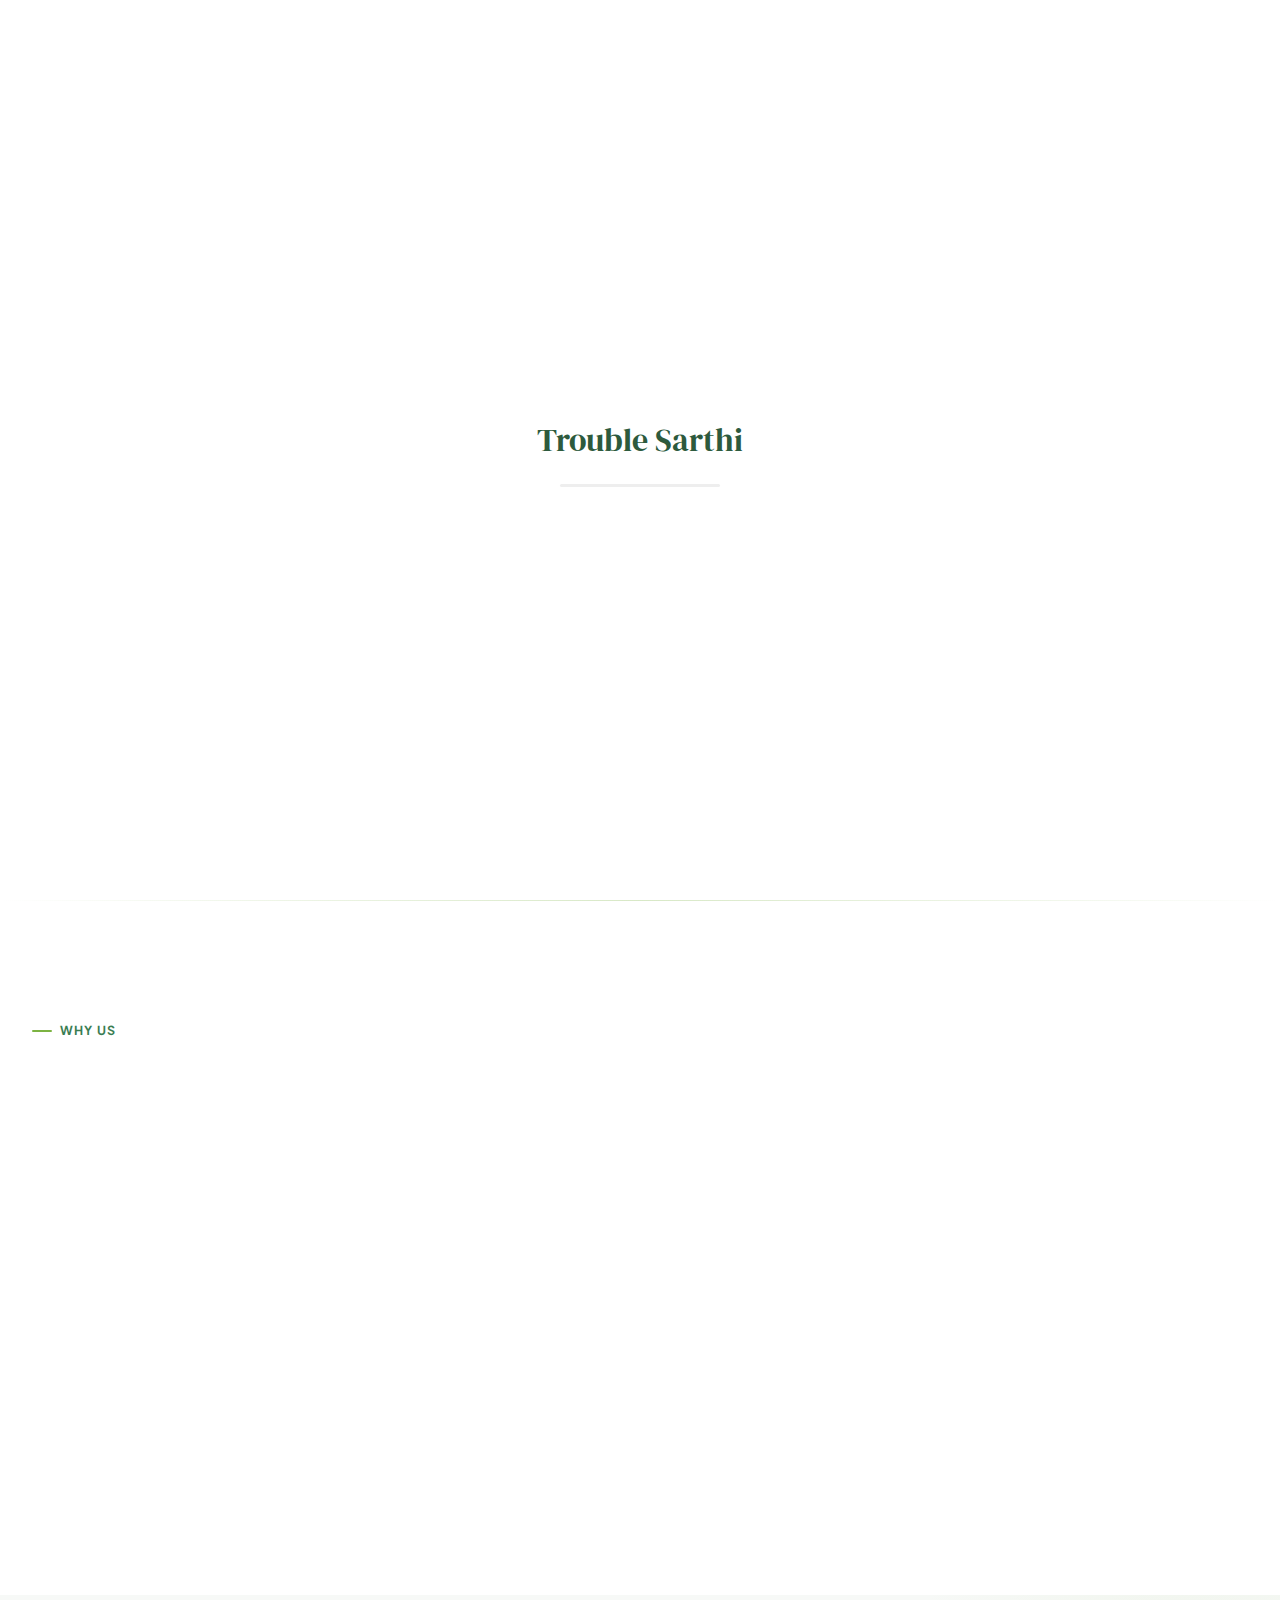
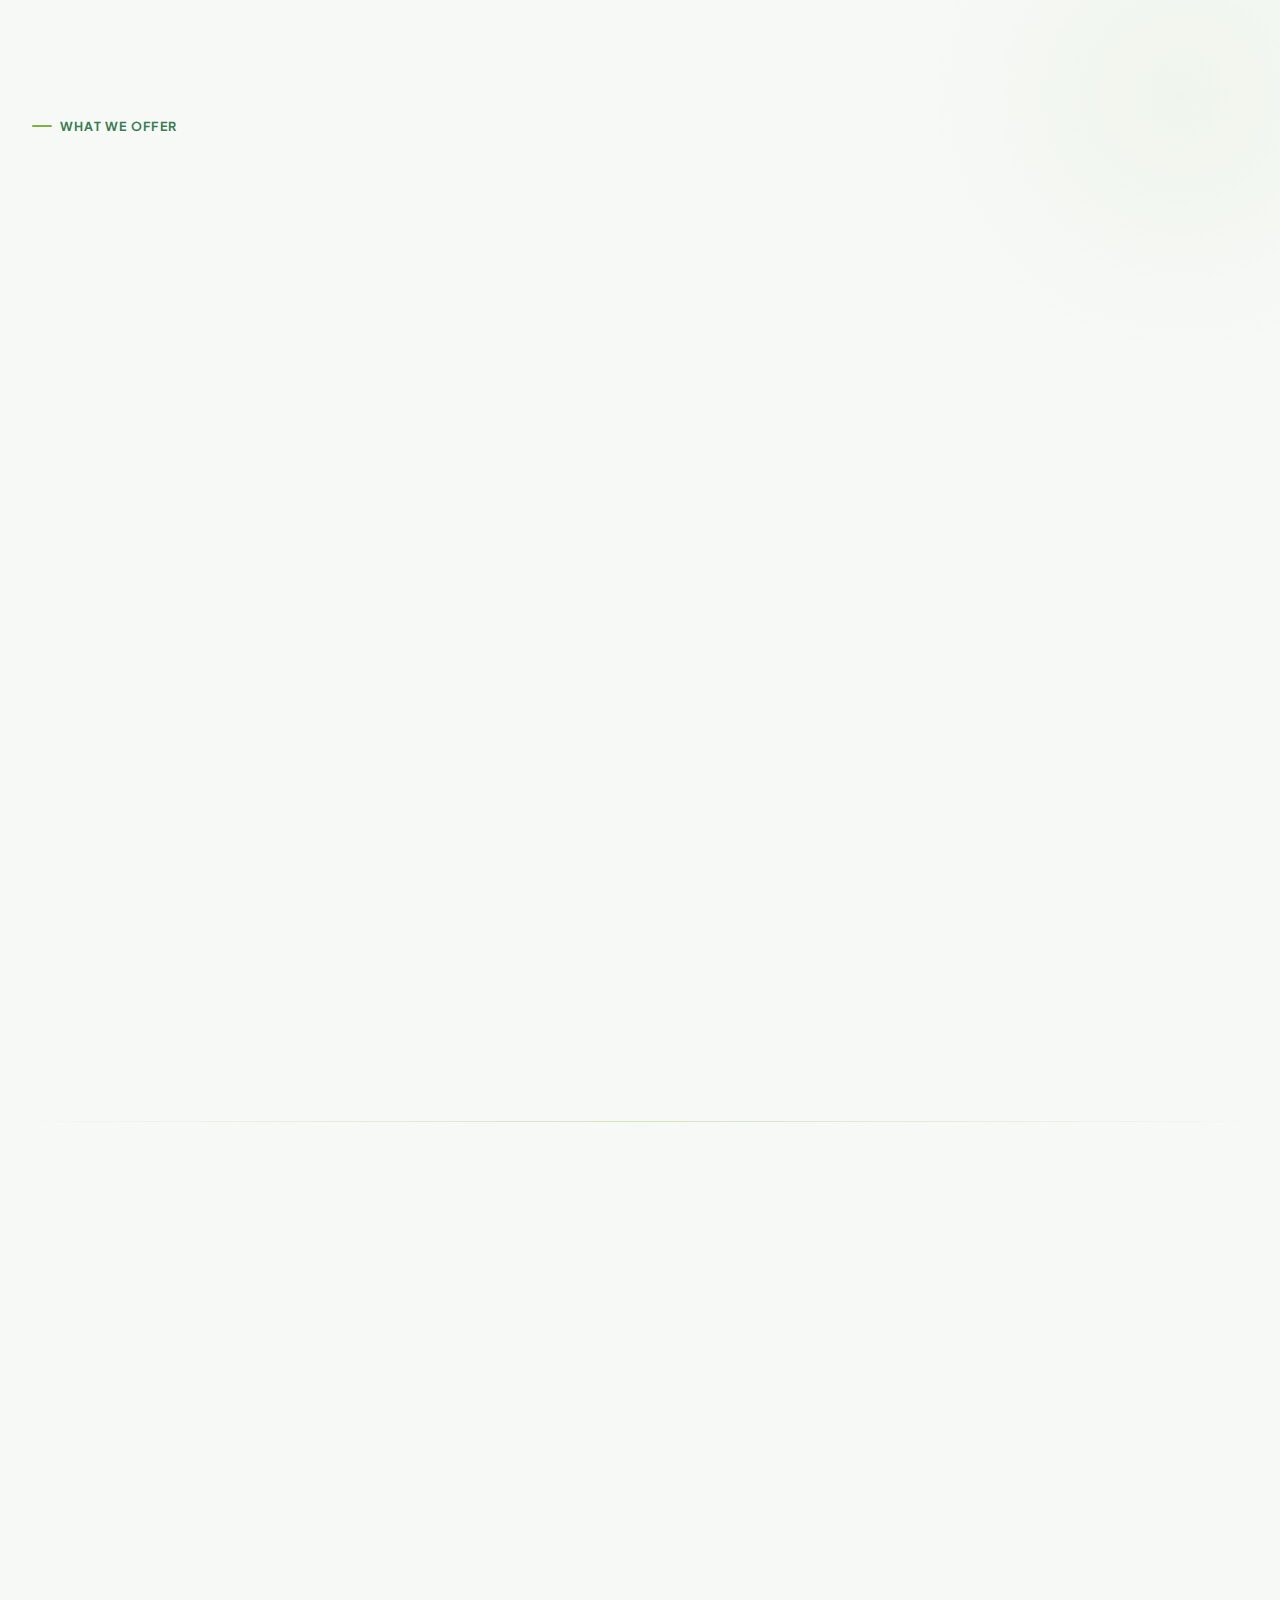
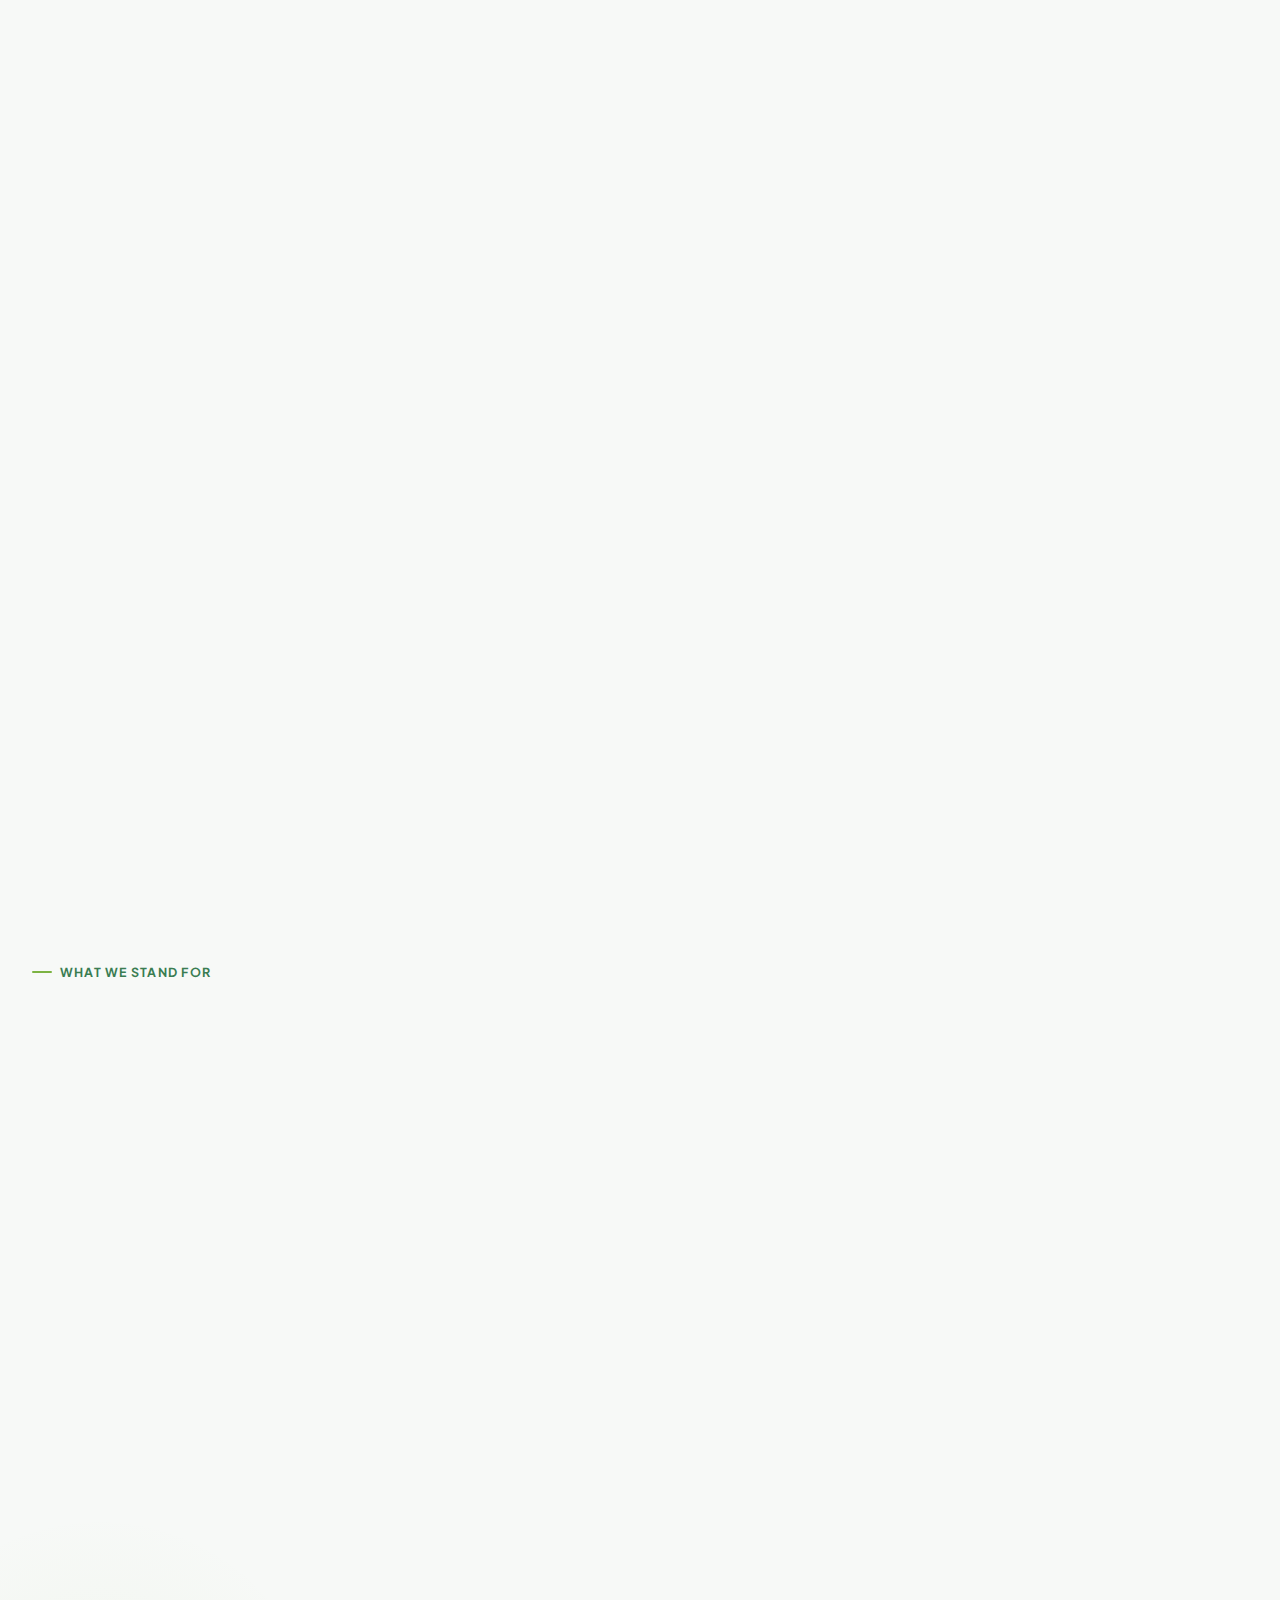
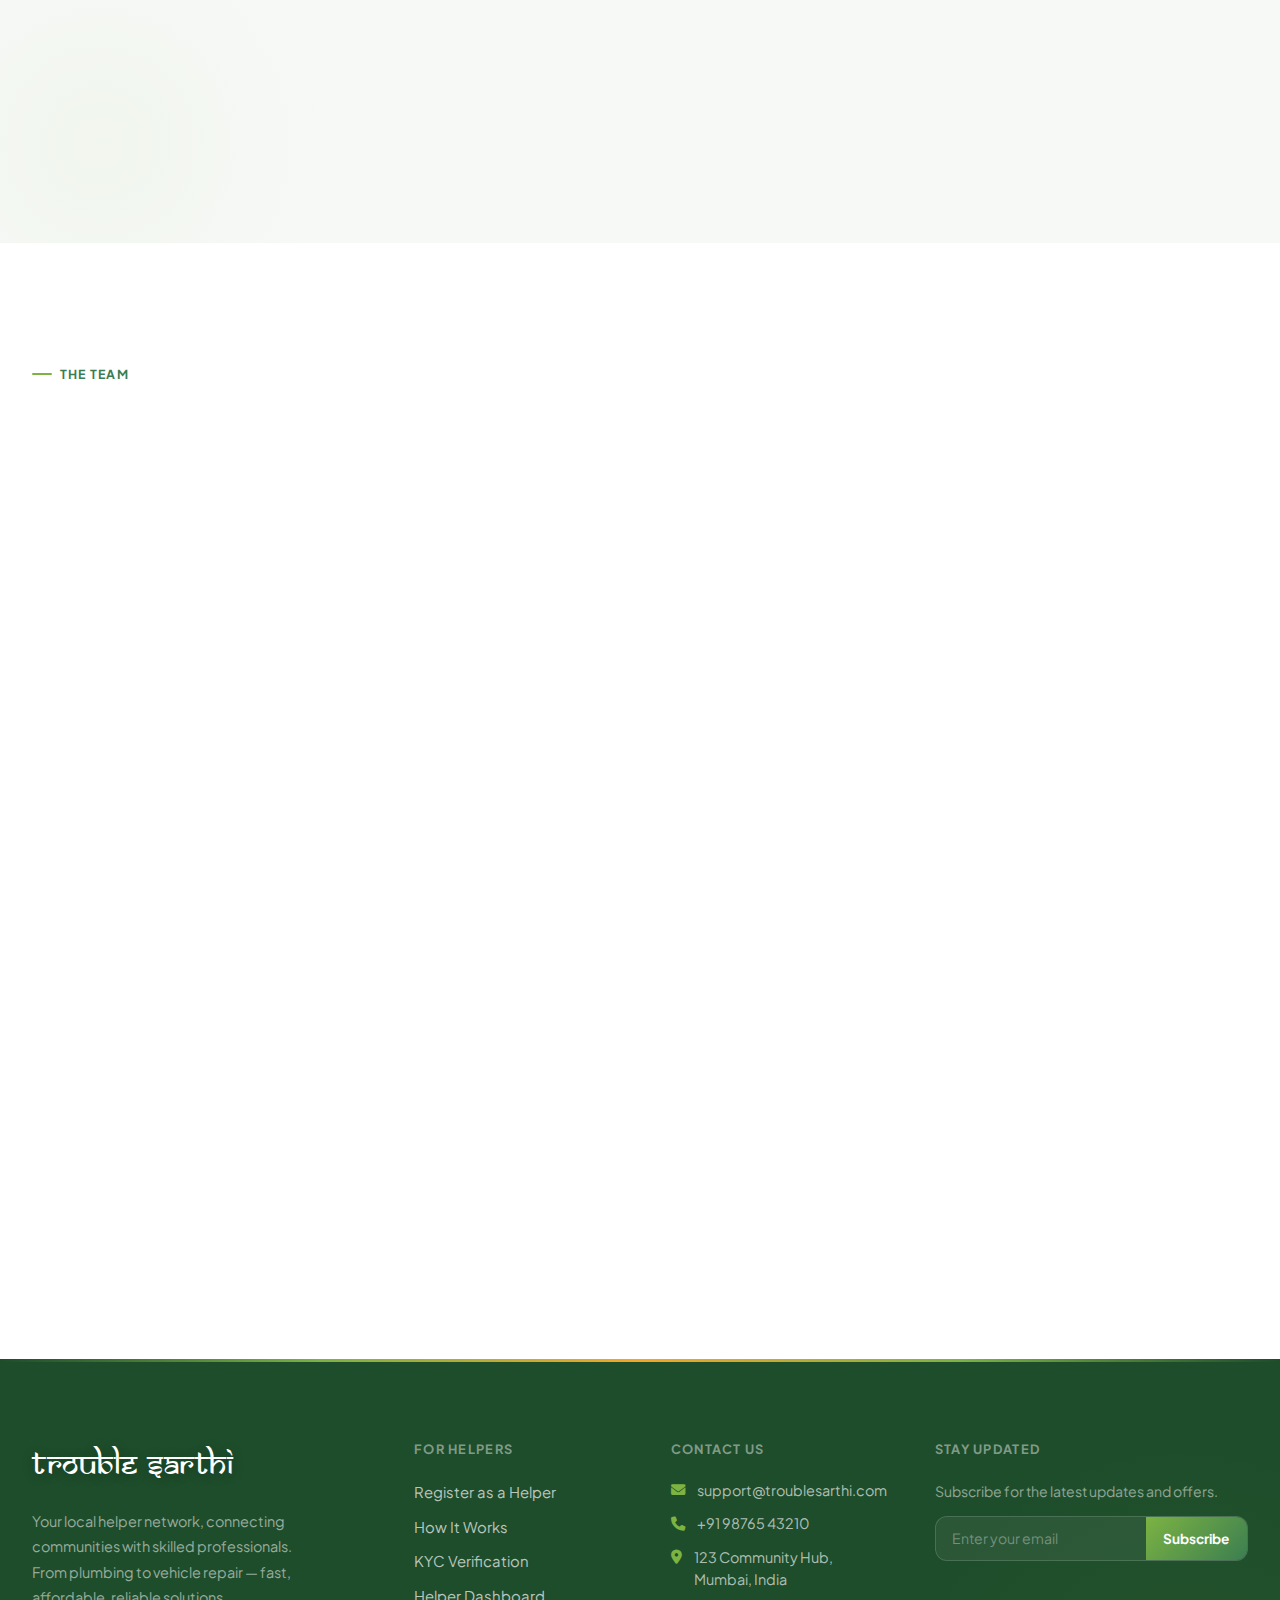
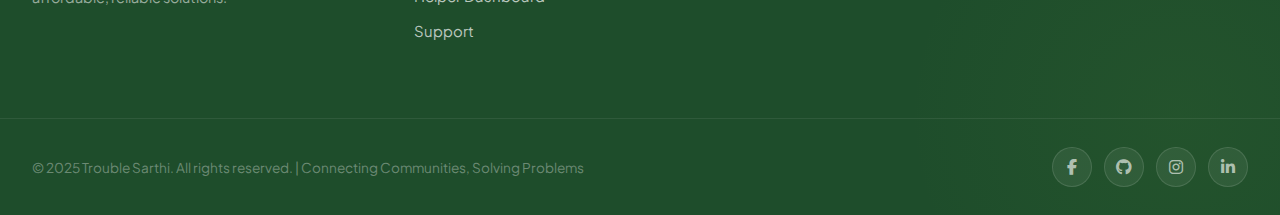
<file: index.html>
<!DOCTYPE html>
<html lang="en">
<head>
    <meta charset="UTF-8">
    <meta name="viewport" content="width=device-width, initial-scale=1.0">
    <title>Trouble Sarthi — Your Local Helper Network</title>
    <link rel="preconnect" href="https://fonts.googleapis.com">
    <link rel="stylesheet" href="https://fonts.googleapis.com/css2?family=DM+Serif+Display:ital@0;1&family=Plus+Jakarta+Sans:wght@400;500;600;700;800&family=Noto+Serif+Devanagari:wght@400;700&display=swap">
    <link rel="stylesheet" href="https://cdnjs.cloudflare.com/ajax/libs/font-awesome/6.4.0/css/all.min.css">
<style>

    @font-face {
        font-family: 'SAMAN___';
        src: url('font/SAMAN___.TTF');
        font-display: swap;
    }

    :root {
        --green-dark:   #1e4d2b;
        --green-mid:    #2d5a3d;
        --green-base:   #3a7d52;
        --green-light:  #7cb342;
        --green-pale:   #e8f5e9;
        --accent:       #f5a623;
        --accent-warm:  #ff6b35;
        --text-primary: #0f1c14;
        --text-body:    #3d4f42;
        --text-muted:   #6b7e72;
        --bg-page:      #f7f9f7;
        --bg-card:      #ffffff;
        --border:       rgba(45,90,61,0.12);
        --shadow-sm:    0 2px 12px rgba(30,77,43,0.08);
        --shadow-md:    0 8px 32px rgba(30,77,43,0.13);
        --shadow-lg:    0 20px 60px rgba(30,77,43,0.18);
        --radius:       20px;
    }

    * {
        -webkit-user-select: none;
        -moz-user-select: none;
        -ms-user-select: none;
        user-select: none;
    }

    * { margin: 0; padding: 0; box-sizing: border-box; }

    html { scroll-behavior: smooth; }

    body {
        font-family: 'Plus Jakarta Sans', sans-serif;
        color: var(--text-primary);
        background: var(--bg-page);
        overflow-x: hidden;
        line-height: 1.7;
    }

    .logo-font { font-family: 'SAMAN___', 'DM Serif Display', serif; }
    .hindi-font { font-family: 'Noto Serif Devanagari', serif; }

    /* ══ HERO ══ */
    .hero {
        min-height: 100vh;
        position: relative;
        display: flex;
        align-items: center;
        justify-content: center;
        text-align: center;
        overflow: hidden;
        background: var(--green-dark);
    }

    .hero-bg {
        position: absolute; inset: 0;
        background:
            radial-gradient(ellipse 80% 60% at 20% 40%, rgba(58,125,82,0.55) 0%, transparent 60%),
            radial-gradient(ellipse 60% 70% at 80% 70%, rgba(124,179,66,0.3) 0%, transparent 55%),
            radial-gradient(ellipse 50% 50% at 50% 10%, rgba(245,166,35,0.12) 0%, transparent 50%),
            linear-gradient(160deg, #0f2e18 0%, #1e4d2b 40%, #254a35 70%, #1a3d28 100%);
    }

    .hero-bg::after {
        content: '';
        position: absolute; inset: 0;
        background-image:
            linear-gradient(rgba(255,255,255,0.04) 1px, transparent 1px),
            linear-gradient(90deg, rgba(255,255,255,0.04) 1px, transparent 1px);
        background-size: 60px 60px;
        mask-image: radial-gradient(ellipse 80% 80% at 50% 50%, black, transparent);
    }

    .hero-orb { position: absolute; border-radius: 50%; filter: blur(60px); pointer-events: none; }

    .hero-orb-1 {
        width: 500px; height: 500px;
        background: radial-gradient(circle, rgba(124,179,66,0.18), transparent 70%);
        top: -100px; right: -100px;
        animation: floatOrb1 12s ease-in-out infinite;
    }

    .hero-orb-2 {
        width: 350px; height: 350px;
        background: radial-gradient(circle, rgba(245,166,35,0.12), transparent 70%);
        bottom: 50px; left: -80px;
        animation: floatOrb2 15s ease-in-out infinite;
    }

    @keyframes floatOrb1 { 0%,100% { transform: translate(0,0) scale(1); } 50% { transform: translate(-40px,30px) scale(1.08); } }
    @keyframes floatOrb2 { 0%,100% { transform: translate(0,0) scale(1); } 50% { transform: translate(30px,-20px) scale(1.05); } }

    .hero-content {
        position: relative; z-index: 2;
        max-width: 860px;
        padding: 0 2rem;
        margin-top: 5rem;
    }

    .hero-badge {
        display: inline-flex;
        align-items: center;
        gap: 0.5rem;
        background: rgba(124,179,66,0.15);
        border: 1px solid rgba(124,179,66,0.35);
        color: #a8d96b;
        padding: 0.4rem 1rem;
        border-radius: 50px;
        font-size: 0.82rem;
        font-weight: 600;
        letter-spacing: 0.06em;
        text-transform: uppercase;
        margin-bottom: 1.75rem;
        animation: fadeInDown 0.8s ease-out both;
    }

    .hero-badge i { font-size: 0.75rem; }

    .hero h1 {
        font-size: clamp(2.8rem, 7vw, 5.2rem);
        font-weight: 800;
        line-height: 1.1;
        color: #fff;
        margin-bottom: 1.5rem;
        animation: fadeInUp 0.9s ease-out 0.15s both;
        letter-spacing: -0.02em;
    }

    .hero h1 .accent-word {
        background: linear-gradient(135deg, #a8d96b, var(--accent));
        -webkit-background-clip: text;
        -webkit-text-fill-color: transparent;
        background-clip: text;
    }

    .hero-subtitle {
        font-size: clamp(1rem, 2.2vw, 1.25rem);
        color: rgba(255,255,255,0.72);
        margin-bottom: 2.75rem;
        font-weight: 400;
        line-height: 1.7;
        max-width: 600px;
        margin-left: auto;
        margin-right: auto;
        animation: fadeInUp 0.9s ease-out 0.3s both;
    }

    .hero-ctas {
        display: flex;
        gap: 1rem;
        justify-content: center;
        flex-wrap: wrap;
        animation: fadeInUp 0.9s ease-out 0.45s both;
    }

    .cta-button {
        display: inline-flex;
        align-items: center;
        gap: 0.6rem;
        padding: 1rem 2.4rem;
        border-radius: 50px;
        font-size: 1rem;
        font-weight: 700;
        text-decoration: none;
        cursor: pointer;
        border: none;
        transition: all 0.3s cubic-bezier(0.4,0,0.2,1);
        letter-spacing: 0.01em;
    }

    .cta-primary {
        background: linear-gradient(135deg, var(--green-light), #a8d96b);
        color: var(--green-dark);
        box-shadow: 0 8px 28px rgba(124,179,66,0.4);
    }
    .cta-primary:hover { transform: translateY(-3px); box-shadow: 0 14px 40px rgba(124,179,66,0.5); }

    .cta-secondary {
        background: rgba(255,255,255,0.1);
        color: #fff;
        border: 1.5px solid rgba(255,255,255,0.3);
        backdrop-filter: blur(8px);
    }
    .cta-secondary:hover { background: rgba(255,255,255,0.18); transform: translateY(-3px); }

    .hero-stats {
        display: flex;
        gap: 3rem;
        justify-content: center;
        flex-wrap: wrap;
        margin-top: 4rem;
        animation: fadeInUp 0.9s ease-out 0.6s both;
    }

    .hero-stat { text-align: center; }
    .hero-stat-number { font-size: 2rem; font-weight: 800; color: #fff; line-height: 1; letter-spacing: -0.02em; }
    .hero-stat-label { font-size: 0.8rem; color: rgba(255,255,255,0.55); margin-top: 0.25rem; text-transform: uppercase; letter-spacing: 0.06em; }
    .hero-stat-divider { width: 1px; background: rgba(255,255,255,0.12); align-self: stretch; }

    /* ══ SECTION COMMONS ══ */
    .container { max-width: 1280px; margin: 0 auto; padding: 0 2rem; }

    .section-label {
        display: inline-flex;
        align-items: center;
        gap: 0.5rem;
        color: var(--green-base);
        font-size: 0.78rem;
        font-weight: 700;
        letter-spacing: 0.1em;
        text-transform: uppercase;
        margin-bottom: 1rem;
    }

    .section-label::before {
        content: '';
        display: block;
        width: 20px; height: 2px;
        background: var(--green-light);
        border-radius: 2px;
    }

    .section-title {
        font-family: 'DM Serif Display', serif;
        font-size: clamp(1.9rem, 4vw, 2.9rem);
        font-weight: 400;
        color: var(--text-primary);
        line-height: 1.2;
        margin-bottom: 1.2rem;
        opacity: 0;
        transform: translateY(24px);
        transition: opacity 0.6s ease, transform 0.6s ease;
    }

    .section-title em { font-style: italic; color: var(--green-mid); }

    .section-subtitle {
        color: var(--text-muted);
        font-size: 1.05rem;
        max-width: 520px;
        opacity: 0;
        transform: translateY(20px);
        transition: opacity 0.6s ease 0.1s, transform 0.6s ease 0.1s;
    }

    .section-header { margin-bottom: 3.5rem; }

    /* ══ FEATURES ══ */
    .features {
        padding: 7rem 0;
        background: #fff;
        position: relative;
    }

    .features::before {
        content: '';
        position: absolute;
        top: 0; left: 0; right: 0;
        height: 1px;
        background: linear-gradient(90deg, transparent, var(--green-light), transparent);
        opacity: 0.3;
    }

    .features-grid { display: grid; grid-template-columns: repeat(auto-fit, minmax(240px, 1fr)); gap: 1.5rem; }

    .feature-card {
        padding: 2.25rem 2rem;
        border-radius: var(--radius);
        background: var(--bg-page);
        border: 1px solid var(--border);
        transition: all 0.35s cubic-bezier(0.4,0,0.2,1);
        opacity: 0;
        transform: translateY(28px);
        position: relative;
        overflow: hidden;
    }

    .feature-card::after {
        content: ''; position: absolute; inset: 0;
        background: linear-gradient(135deg, var(--green-pale), transparent 70%);
        opacity: 0; transition: opacity 0.35s ease;
    }

    .feature-card:hover { transform: translateY(-6px); box-shadow: var(--shadow-md); border-color: rgba(124,179,66,0.3); }
    .feature-card:hover::after { opacity: 1; }

    .feature-icon {
        width: 56px; height: 56px;
        background: linear-gradient(135deg, var(--green-mid), var(--green-light));
        border-radius: 14px;
        display: flex; align-items: center; justify-content: center;
        font-size: 1.5rem;
        margin-bottom: 1.5rem;
        position: relative; z-index: 1;
        box-shadow: 0 4px 16px rgba(45,90,61,0.25);
    }

    .feature-card h3 { font-size: 1.1rem; font-weight: 700; color: var(--text-primary); margin-bottom: 0.6rem; position: relative; z-index: 1; }
    .feature-card p { color: var(--text-muted); font-size: 0.92rem; line-height: 1.65; position: relative; z-index: 1; }

    /* ══ SERVICES ══ */
    .services { padding: 7rem 0; background: var(--bg-page); position: relative; overflow: hidden; }

    .services-bg-deco {
        position: absolute; top: -200px; right: -200px;
        width: 600px; height: 600px;
        background: radial-gradient(circle, rgba(124,179,66,0.06), transparent 65%);
        pointer-events: none;
    }

    .services-grid { display: grid; grid-template-columns: repeat(auto-fit, minmax(290px, 1fr)); gap: 1.75rem; }

    .service-card {
        background: #fff;
        border-radius: var(--radius);
        padding: 2.25rem;
        border: 1px solid var(--border);
        box-shadow: var(--shadow-sm);
        transition: all 0.35s cubic-bezier(0.4,0,0.2,1);
        opacity: 0;
        transform: translateY(28px);
        display: flex; flex-direction: column; gap: 0;
    }

    .service-card:hover { transform: translateY(-8px); box-shadow: var(--shadow-md); border-color: rgba(124,179,66,0.4); }

    .service-icon {
        width: 72px; height: 72px;
        border-radius: 18px;
        display: flex; align-items: center; justify-content: center;
        font-size: 2rem;
        margin-bottom: 1.5rem;
    }

    .service-card:nth-child(1) .service-icon { background: linear-gradient(135deg, #2d5a3d, #7cb342); }
    .service-card:nth-child(2) .service-icon { background: linear-gradient(135deg, #1e4d2b, #3a7d52); }
    .service-card:nth-child(3) .service-icon { background: linear-gradient(135deg, #3a7d52, #8bc34a); }
    .service-card:nth-child(4) .service-icon { background: linear-gradient(135deg, #2d5a3d, #4caf50); }
    .service-card:nth-child(5) .service-icon { background: linear-gradient(135deg, #1b5e20, #66bb6a); }
    .service-card:nth-child(6) .service-icon { background: linear-gradient(135deg, #33691e, #9ccc65); }

    .service-card h3 { font-size: 1.15rem; font-weight: 700; color: var(--text-primary); margin-bottom: 0.6rem; }
    .service-card p { color: var(--text-muted); font-size: 0.92rem; line-height: 1.65; flex: 1; }

    .service-card-link {
        display: inline-flex; align-items: center; gap: 0.4rem;
        margin-top: 1.5rem;
        color: var(--green-mid); text-decoration: none;
        font-weight: 600; font-size: 0.9rem;
        transition: gap 0.2s ease, color 0.2s ease;
    }
    .service-card-link:hover { color: var(--green-base); gap: 0.7rem; }

    /* ══ ABOUT ══ */
    .about-section {
        padding: 7rem 0;
        background: var(--bg-page);
        position: relative;
        overflow: hidden;
    }

    .about-section::before {
        content: '';
        position: absolute;
        top: 0; left: 0; right: 0;
        height: 1px;
        background: linear-gradient(90deg, transparent, var(--green-light), transparent);
        opacity: 0.3;
    }

    .about-bg-deco {
        position: absolute;
        bottom: -150px; left: -150px;
        width: 500px; height: 500px;
        background: radial-gradient(circle, rgba(124,179,66,0.05), transparent 65%);
        pointer-events: none;
    }

    .about-mission-grid {
        display: grid;
        grid-template-columns: 1fr 1fr;
        gap: 5rem;
        align-items: center;
        margin-bottom: 5rem;
    }

    .about-visual {
        opacity: 0;
        transform: translateX(-30px);
        transition: opacity 0.7s ease, transform 0.7s ease;
    }
    .about-visual.animate-in { opacity: 1; transform: translateX(0); }

    .about-illustration {
        width: 100%;
        aspect-ratio: 1 / 1;
        max-width: 400px;
        background: linear-gradient(135deg, var(--green-pale) 0%, #d4edda 100%);
        border-radius: 32px;
        display: flex; align-items: center; justify-content: center;
        font-size: 6rem;
        position: relative; overflow: hidden;
        border: 1px solid rgba(124,179,66,0.2);
    }

    .about-illustration::before {
        content: '';
        position: absolute; inset: 0;
        background: radial-gradient(circle at 30% 30%, rgba(124,179,66,0.15), transparent 60%);
    }

    .about-float-badge {
        position: absolute;
        background: #fff;
        border-radius: 14px;
        padding: 0.75rem 1rem;
        box-shadow: var(--shadow-md);
        display: flex; align-items: center; gap: 0.6rem;
        font-size: 0.82rem; font-weight: 600;
        color: var(--text-primary);
        border: 1px solid var(--border);
        animation: floatBadge 4s ease-in-out infinite;
    }

    .about-float-badge .badge-icon { font-size: 1.1rem; }
    .badge-tl { top: -14px; right: -14px; animation-delay: 0s; }
    .badge-br { bottom: -14px; left: -14px; animation-delay: 2s; }

    @keyframes floatBadge {
        0%,100% { transform: translateY(0); }
        50% { transform: translateY(-8px); }
    }

    .about-text {
        opacity: 0; transform: translateY(24px);
        transition: opacity 0.7s ease 0.1s, transform 0.7s ease 0.1s;
    }
    .about-text.animate-in { opacity: 1; transform: translateY(0); }
    .about-text .section-title, .about-text .section-subtitle { opacity: 1; transform: none; }
    .about-text .section-subtitle { max-width: 100%; }

    .about-text p {
        color: var(--text-body);
        font-size: 0.98rem;
        line-height: 1.8;
        margin-top: 1.1rem;
    }

    .about-pillars {
        display: grid;
        grid-template-columns: 1fr 1fr;
        gap: 0.85rem;
        margin-top: 2rem;
    }

    .pillar {
        display: flex; align-items: flex-start; gap: 0.7rem;
        padding: 1rem;
        background: #fff;
        border-radius: 14px;
        border: 1px solid var(--border);
        transition: all 0.25s ease;
    }
    .pillar:hover { border-color: rgba(124,179,66,0.35); background: var(--green-pale); }

    .pillar-icon {
        width: 36px; height: 36px;
        background: linear-gradient(135deg, var(--green-mid), var(--green-light));
        border-radius: 9px;
        display: flex; align-items: center; justify-content: center;
        font-size: 0.95rem; flex-shrink: 0;
    }

    .pillar-text h4 { font-size: 0.88rem; font-weight: 700; color: var(--text-primary); margin-bottom: 0.1rem; }
    .pillar-text p { font-size: 0.78rem; color: var(--text-muted); line-height: 1.4; }

    .about-story {
        background: #fff;
        border-radius: var(--radius);
        padding: 3rem;
        border: 1px solid var(--border);
        margin-bottom: 5rem;
        opacity: 0; transform: translateY(24px);
        transition: opacity 0.6s ease, transform 0.6s ease;
        text-align: center;
    }
    .about-story.animate-in { opacity: 1; transform: translateY(0); }

    .about-story h3 {
        font-family: 'DM Serif Display', serif;
        font-size: clamp(1.5rem, 3vw, 2rem);
        font-weight: 400;
        color: var(--text-primary);
        margin-bottom: 1rem;
    }
    .about-story h3 em { font-style: italic; color: var(--green-mid); }

    .about-story p {
        color: var(--text-body);
        font-size: 0.98rem;
        line-height: 1.85;
        max-width: 720px;
        margin: 0 auto;
    }
    .about-story p + p { margin-top: 1rem; }
    .about-story strong { color: var(--green-mid); font-weight: 700; }

    .story-timeline {
        display: flex;
        justify-content: center;
        gap: 0;
        margin-top: 2.5rem;
        position: relative;
        flex-wrap: wrap;
    }

    .story-timeline::before {
        content: '';
        position: absolute;
        top: 26px; left: 50%; transform: translateX(-50%);
        width: 65%;
        height: 2px;
        background: linear-gradient(90deg, transparent, var(--green-light), var(--green-light), transparent);
    }

    .timeline-item {
        text-align: center;
        flex: 1;
        min-width: 130px; max-width: 200px;
        padding: 0 0.75rem;
        opacity: 0; transform: translateY(20px);
        transition: opacity 0.5s ease, transform 0.5s ease;
    }
    .timeline-item.animate-in { opacity: 1; transform: translateY(0); }

    .timeline-dot {
        width: 52px; height: 52px;
        background: linear-gradient(135deg, var(--green-mid), var(--green-light));
        border-radius: 50%;
        display: flex; align-items: center; justify-content: center;
        font-size: 1.3rem;
        margin: 0 auto 0.85rem;
        box-shadow: 0 4px 16px rgba(45,90,61,0.25);
        position: relative; z-index: 1;
    }

    .timeline-item h4 { font-size: 0.9rem; font-weight: 700; color: var(--text-primary); margin-bottom: 0.25rem; }
    .timeline-item p { font-size: 0.78rem; color: var(--text-muted); line-height: 1.5; }

    .about-values-grid {
        display: grid;
        grid-template-columns: repeat(auto-fit, minmax(230px, 1fr));
        gap: 1.25rem;
        margin-bottom: 5rem;
    }

    .value-card {
        padding: 1.75rem;
        border-radius: var(--radius);
        background: #fff;
        border: 1px solid var(--border);
        transition: all 0.35s cubic-bezier(0.4,0,0.2,1);
        opacity: 0; transform: translateY(28px);
        position: relative; overflow: hidden;
    }
    .value-card::after {
        content: ''; position: absolute; inset: 0;
        background: linear-gradient(135deg, var(--green-pale), transparent 60%);
        opacity: 0; transition: opacity 0.35s ease;
    }
    .value-card:hover { transform: translateY(-6px); box-shadow: var(--shadow-md); border-color: rgba(124,179,66,0.3); }
    .value-card:hover::after { opacity: 1; }

    .value-num {
        font-family: 'DM Serif Display', serif;
        font-size: 2.8rem;
        color: rgba(124,179,66,0.15);
        line-height: 1;
        margin-bottom: 0.4rem;
        position: relative; z-index: 1;
    }

    .value-icon {
        width: 46px; height: 46px;
        background: linear-gradient(135deg, var(--green-mid), var(--green-light));
        border-radius: 12px;
        display: flex; align-items: center; justify-content: center;
        font-size: 1.2rem;
        margin-bottom: 1.1rem;
        position: relative; z-index: 1;
        box-shadow: 0 4px 14px rgba(45,90,61,0.22);
    }

    .value-card h3 { font-size: 1rem; font-weight: 700; color: var(--text-primary); margin-bottom: 0.45rem; position: relative; z-index: 1; }
    .value-card p { font-size: 0.88rem; color: var(--text-muted); line-height: 1.65; position: relative; z-index: 1; }

    .about-stats-band {
        background: linear-gradient(135deg, var(--green-dark) 0%, var(--green-mid) 100%);
        border-radius: var(--radius);
        padding: 3rem 2.5rem;
        position: relative; overflow: hidden;
        opacity: 0; transform: translateY(24px);
        transition: opacity 0.6s ease, transform 0.6s ease;
    }
    .about-stats-band.animate-in { opacity: 1; transform: translateY(0); }

    .about-stats-band::before {
        content: '';
        position: absolute; inset: 0;
        background-image:
            linear-gradient(rgba(255,255,255,0.04) 1px, transparent 1px),
            linear-gradient(90deg, rgba(255,255,255,0.04) 1px, transparent 1px);
        background-size: 40px 40px;
    }

    .stats-band-grid {
        display: grid;
        grid-template-columns: repeat(4, 1fr);
        gap: 2rem;
        position: relative; z-index: 1;
    }

    .stat-item { text-align: center; }
    .stat-number {
        font-family: 'DM Serif Display', serif;
        font-size: 2.6rem;
        color: #fff;
        line-height: 1;
        margin-bottom: 0.35rem;
    }
    .stat-label { font-size: 0.78rem; color: rgba(255,255,255,0.6); text-transform: uppercase; letter-spacing: 0.08em; }

    /* ══ CO-FOUNDERS ══ */
    .cofounders { padding: 7rem 0; background: #fff; }

    .cofounders-grid {
    display: grid;
    grid-template-columns: repeat(4, 1fr);
    gap: 2rem;
    }
    
    @media (max-width: 1024px) {
        .cofounders-grid { grid-template-columns: repeat(2, 1fr); }
    }
    
    @media (max-width: 600px) {
        .cofounders-grid { grid-template-columns: 1fr; }
    }

    .cofounder-card {
        background: var(--bg-page);
        border-radius: var(--radius);
        padding: 2.5rem 2rem;
        border: 1px solid var(--border);
        transition: all 0.35s cubic-bezier(0.4,0,0.2,1);
        opacity: 0; transform: translateY(28px);
        text-align: center;
        position: relative; overflow: hidden;
    }

    .cofounder-card::before {
        content: '';
        position: absolute;
        top: 0; left: 0; right: 0;
        height: 3px;
        background: linear-gradient(90deg, var(--green-mid), var(--green-light));
        transform: scaleX(0);
        transition: transform 0.35s ease;
    }

    .cofounder-card:hover {
        transform: translateY(-8px);
        box-shadow: var(--shadow-md);
        border-color: rgba(124,179,66,0.3);
        background: #fff;
    }
    .cofounder-card:hover::before { transform: scaleX(1); }

    .cofounder-avatar {
        width: 96px; height: 96px;
        border-radius: 50%;
        margin: 0 auto 1.5rem;
        display: flex; align-items: center; justify-content: center;
        font-size: 1.7rem; font-weight: 800;
        color: #fff;
        letter-spacing: -0.02em;
        position: relative;
    }

    .cofounder-card:nth-child(1) .cofounder-avatar { background: linear-gradient(135deg, var(--green-dark), var(--green-light)); }
    .cofounder-card:nth-child(2) .cofounder-avatar { background: linear-gradient(135deg, #1e4d2b, #66bb6a); }
    .cofounder-card:nth-child(3) .cofounder-avatar { background: linear-gradient(135deg, #2d5a3d, #8bc34a); }

    .cofounder-avatar::after {
        content: '';
        position: absolute; inset: -4px;
        border-radius: 50%;
        background: linear-gradient(135deg, var(--green-light), transparent);
        z-index: -1; opacity: 0.4;
    }

    .cofounder-card h3 { font-size: 1.2rem; font-weight: 700; color: var(--text-primary); margin-bottom: 0.3rem; }

    .cofounder-role {
        color: var(--green-base);
        font-size: 0.82rem;
        font-weight: 700;
        text-transform: uppercase;
        letter-spacing: 0.08em;
        margin-bottom: 0.85rem;
    }

    .cofounder-bio { color: var(--text-muted); font-size: 0.9rem; line-height: 1.7; text-align: left; }

    .cofounder-skills {
        display: flex; flex-wrap: wrap; gap: 0.4rem;
        margin-top: 1.25rem;
        justify-content: center;
    }

    .skill-tag {
        background: var(--green-pale);
        color: var(--green-mid);
        font-size: 0.72rem;
        font-weight: 600;
        padding: 0.3rem 0.7rem;
        border-radius: 50px;
        border: 1px solid rgba(45,90,61,0.12);
        letter-spacing: 0.02em;
    }

    /* ══ SCROLL TOP ══ */
    .scroll-top {
        position: fixed; bottom: 2rem; right: 2rem;
        width: 50px; height: 50px;
        border-radius: 50%; border: none;
        background: linear-gradient(135deg, var(--green-mid), var(--green-light));
        color: #fff; font-size: 1.1rem; cursor: pointer;
        z-index: 900; opacity: 0; transform: translateY(10px);
        transition: all 0.3s ease;
        box-shadow: 0 4px 18px rgba(45,90,61,0.4);
        display: flex; align-items: center; justify-content: center;
    }
    .scroll-top.visible { opacity: 1; transform: translateY(0); }
    .scroll-top:hover { transform: translateY(-4px) !important; box-shadow: 0 10px 28px rgba(45,90,61,0.5); }

    /* ══ LOADER ══ */
    .loader {
        position: fixed; inset: 0; background: #fff;
        display: flex; flex-direction: column;
        align-items: center; justify-content: center;
        z-index: 9999; transition: opacity 0.5s ease; gap: 1rem;
    }
    .loader-logo { font-family: 'DM Serif Display', serif; font-size: 2rem; color: var(--green-mid); animation: pulse 1.5s ease-in-out infinite; }
    .loader-bar { width: 160px; height: 3px; background: #eee; border-radius: 3px; overflow: hidden; }
    .loader-bar-fill { height: 100%; width: 0%; background: linear-gradient(90deg, var(--green-mid), var(--green-light)); border-radius: 3px; animation: loadFill 1.4s ease-in-out forwards; }

    @keyframes loadFill { 0% { width: 0%; } 60% { width: 80%; } 100% { width: 100%; } }
    @keyframes pulse { 0%,100% { opacity: 1; } 50% { opacity: 0.5; } }

    /* ══ NOTIFICATION ══ */
    .notification {
        position: fixed; top: 20px; right: 20px;
        background: #fff; padding: 1rem 1.25rem;
        border-radius: 14px; box-shadow: var(--shadow-lg);
        z-index: 9999; display: flex; align-items: center; gap: 0.75rem;
        animation: slideInRight 0.3s ease; max-width: 360px;
        font-size: 0.92rem; border: 1px solid var(--border);
    }
    .notification-success { border-left: 3px solid var(--green-light); color: var(--green-mid); }
    .notification-error   { border-left: 3px solid #f44336; color: #c62828; }
    .notification button { background: none; border: none; cursor: pointer; color: var(--text-muted); font-size: 1rem; margin-left: auto; flex-shrink: 0; opacity: 0.7; transition: opacity 0.2s; }
    .notification button:hover { opacity: 1; }

    /* ══ ANIMATIONS ══ */
    @keyframes fadeInUp { from { opacity: 0; transform: translateY(24px); } to { opacity: 1; transform: translateY(0); } }
    @keyframes fadeInDown { from { opacity: 0; transform: translateY(-16px); } to { opacity: 1; transform: translateY(0); } }
    @keyframes slideInRight { from { opacity: 0; transform: translateX(30px); } to { opacity: 1; transform: translateX(0); } }

    .animate-in { opacity: 1 !important; transform: translateY(0) !important; }

    /* ══ RESPONSIVE ══ */
    @media (max-width: 1100px) {
        .about-mission-grid { grid-template-columns: 1fr; gap: 2.5rem; }
        .about-visual { display: none; }
        .stats-band-grid { grid-template-columns: repeat(2, 1fr); }
    }

    @media (max-width: 768px) {
        .hero-stats { gap: 1.5rem; }
        .hero-stat-divider { display: none; }
        .section-title { font-size: 1.9rem; }
        .notification { top: 10px; right: 10px; left: 10px; max-width: none; }
        .scroll-top { bottom: 1.5rem; right: 1.5rem; }
        .story-timeline::before { display: none; }
        .about-pillars { grid-template-columns: 1fr; }
        .stats-band-grid { grid-template-columns: repeat(2, 1fr); }
        .about-story { padding: 2rem 1.5rem; }
    }

    @media (max-width: 480px) {
        .hero h1 { font-size: 2.2rem; }
        .hero-ctas { flex-direction: column; align-items: center; }
        .cta-button { width: 100%; justify-content: center; max-width: 280px; }
        .hero-stats { display: none; }
        .feature-card, .service-card, .cofounder-card { padding: 1.75rem 1.5rem; }
        .story-timeline { flex-direction: column; align-items: center; }
        .about-values-grid { grid-template-columns: 1fr; }
        .stats-band-grid { grid-template-columns: 1fr 1fr; }
    }
</style>
</head>
<body>

<!-- ══ LOADER ══ -->
<div class="loader" id="pageLoader">
    <div class="loader-logo">Trouble Sarthi</div>
    <div class="loader-bar"><div class="loader-bar-fill"></div></div>
</div>

<!-- ══ SCROLL TOP ══ -->
<button class="scroll-top" id="scrollTop" onclick="window.scrollTo({top:0,behavior:'smooth'})" aria-label="Scroll to top">
    <i class="fas fa-arrow-up"></i>
</button>

<!-- ══ NAVBAR (loaded from navbar.html) ══ -->
<div id="navbar-placeholder"></div>

<!-- ══ HERO ══ -->
<section class="hero" id="home">
    <div class="hero-bg"></div>
    <div class="hero-orb hero-orb-1"></div>
    <div class="hero-orb hero-orb-2"></div>
    <div class="hero-content">
        <div class="hero-badge">
            <i class="fas fa-map-marker-alt"></i>
            Your Local Helper Network
        </div>
        <h1>
            <span class="hindi-font">Trouble Sarthi</span><br>
            <span class="accent-word">Every Problem</span> Has a Solution
        </h1>
        <p class="hero-subtitle">
            From home repairs to vehicle service — connect with skilled, verified local helpers in minutes, not hours.
        </p>
        <div class="hero-ctas">
            <a href="#services" class="cta-button cta-primary">
                <i class="fas fa-tools"></i> Get Help Now
            </a>
            <a href="login.html" class="cta-button cta-secondary">
                <i class="fas fa-user"></i> Login
            </a>
        </div>
    </div>
</section>

<!-- ══ FEATURES ══ -->
<section class="features" id="features">
    <div class="container">
        <div class="section-header">
            <span class="section-label">Why Us</span>
            <h2 class="section-title">Why Choose <em>Trouble Sarthi?</em></h2>
            <p class="section-subtitle">We make finding reliable local help simple, fast, and stress-free.</p>
        </div>
        <div class="features-grid">
            <div class="feature-card">
                <div class="feature-icon">🚀</div>
                <h3>Lightning Fast</h3>
                <p>Quick response from local helpers in your area. Get help within minutes, not hours.</p>
            </div>
            <div class="feature-card">
                <div class="feature-icon">💰</div>
                <h3>Affordable Prices</h3>
                <p>Local helpers means lower costs. No hefty service charges or hidden fees ever.</p>
            </div>
            <div class="feature-card">
                <div class="feature-icon">🔐</div>
                <h3>Verified Professionals</h3>
                <p>Every helper goes through KYC verification so you know exactly who's coming to help.</p>
            </div>
            <div class="feature-card">
                <div class="feature-icon">📱</div>
                <h3>Instant Booking</h3>
                <p>Simple platform to find and book helpers instantly with just a few taps.</p>
            </div>
        </div>
    </div>
</section>

<!-- ══ SERVICES ══ -->
<section class="services" id="services">
    <div class="services-bg-deco"></div>
    <div class="container">
        <div class="section-header">
            <span class="section-label">What We Offer</span>
            <h2 class="section-title">Our <em>Services</em></h2>
            <p class="section-subtitle">From everyday household tasks to skilled technical work — we've got you covered.</p>
        </div>
        <div class="services-grid">
            <div class="service-card">
                <div class="service-icon">🏠</div>
                <h3>Household Work</h3>
                <p>Cleaning, cooking, gardening, and general home maintenance for your daily needs.</p>
                <a href="login.html?tab=signup" class="service-card-link">Book Now <i class="fas fa-arrow-right"></i></a>
            </div>
            <div class="service-card">
                <div class="service-icon">🏭</div>
                <h3>Industrial Work</h3>
                <p>Factory maintenance, equipment handling, and industrial support services for businesses.</p>
                <a href="login.html?tab=signup" class="service-card-link">Book Now <i class="fas fa-arrow-right"></i></a>
            </div>
            <div class="service-card">
                <div class="service-icon">🚗</div>
                <h3>Vehicle Repair</h3>
                <p>Expert mechanics for cars, bikes, and other vehicles at your doorstep with quality service.</p>
                <a href="login.html?tab=signup" class="service-card-link">Book Now <i class="fas fa-arrow-right"></i></a>
            </div>
            <div class="service-card">
                <div class="service-icon">⚡</div>
                <h3>Electrical Work</h3>
                <p>Professional electricians for all your electrical appliance needs and wiring solutions.</p>
                <a href="login.html?tab=signup" class="service-card-link">Book Now <i class="fas fa-arrow-right"></i></a>
            </div>
            <div class="service-card">
                <div class="service-icon">🔧</div>
                <h3>Plumbing Services</h3>
                <p>Quick solutions for all your plumbing and water-related issues with skilled plumbers.</p>
                <a href="login.html?tab=signup" class="service-card-link">Book Now <i class="fas fa-arrow-right"></i></a>
            </div>
            <div class="service-card">
                <div class="service-icon">🛠️</div>
                <h3>Other Services</h3>
                <p>Carpenter, painter, handyman, and various professional services for all your needs.</p>
                <a href="login.html?tab=signup" class="service-card-link">Book Now <i class="fas fa-arrow-right"></i></a>
            </div>
        </div>
    </div>
</section>

<!-- ══ ABOUT ══ -->
<section class="about-section" id="about">
    <div class="about-bg-deco"></div>
    <div class="container">

        <div class="about-mission-grid">
            <div class="about-visual">
                <div class="about-illustration">
                    🤝
                    <div class="about-float-badge badge-tl">
                        <span class="badge-icon">✅</span>
                        <span>KYC Verified</span>
                    </div>
                    <div class="about-float-badge badge-br">
                        <span class="badge-icon">⚡</span>
                        <span>Instant Booking</span>
                    </div>
                </div>
            </div>
            <div class="about-text">
                <span class="section-label">Our Mission</span>
                <h2 class="section-title">Connecting <em>People</em> to Skilled Local Helpers</h2>
                <p class="section-subtitle">Building the infrastructure for local help — fast, affordable, and trustworthy.</p>
                <p>Trouble Sarthi was born out of frustration. Finding a reliable plumber, electrician, or mechanic in India shouldn't take hours of phone calls and guesswork. We set out to fix that — by creating a platform where skilled local professionals are just a few taps away.</p>
                <p>Our focus is your neighbourhood. Not giant corporations or faceless service chains — real people with real skills, verified and ready to help.</p>
                <div class="about-pillars">
                    <div class="pillar">
                        <div class="pillar-icon">🔐</div>
                        <div class="pillar-text"><h4>Trust First</h4><p>KYC-verified helpers only</p></div>
                    </div>
                    <div class="pillar">
                        <div class="pillar-icon">💰</div>
                        <div class="pillar-text"><h4>Fair Pricing</h4><p>No hidden charges</p></div>
                    </div>
                    <div class="pillar">
                        <div class="pillar-icon">🚀</div>
                        <div class="pillar-text"><h4>Fast Response</h4><p>Help in minutes</p></div>
                    </div>
                    <div class="pillar">
                        <div class="pillar-icon">📍</div>
                        <div class="pillar-text"><h4>Hyperlocal</h4><p>Your neighbourhood first</p></div>
                    </div>
                </div>
            </div>
        </div>

        <div class="about-story">
            <h3>The <em>Trouble Sarthi</em> Story</h3>
            <p>Three third-year BCA students — <strong>Harsh, Vighyat, and Praful</strong> — were stuck with a leaking tap and zero idea who to call. No trusted directory, no verified contacts, just word-of-mouth chaos. That afternoon, Trouble Sarthi went from frustration to whiteboard.</p>
            <p>The name <strong>"Sarthi"</strong> — meaning companion or guide in Hindi — captures exactly what we want to be: a reliable guide that steers you toward the right help, every time.</p>
            <div class="story-timeline">
                <div class="timeline-item">
                    <div class="timeline-dot">💡</div>
                    <h4>The Idea</h4>
                    <p>A leaking tap with no trusted plumber sparks the concept</p>
                </div>
                <div class="timeline-item">
                    <div class="timeline-dot">🛠️</div>
                    <h4>Building</h4>
                    <p>Three co-founders start building across backend, frontend & mobile</p>
                </div>
                <div class="timeline-item">
                    <div class="timeline-dot">🚀</div>
                    <h4>Launch</h4>
                    <p>Platform goes live with 500+ verified helpers</p>
                </div>
                <div class="timeline-item">
                    <div class="timeline-dot">🌱</div>
                    <h4>Growing</h4>
                    <p>Expanding to more cities and service categories</p>
                </div>
            </div>
        </div>

        <div class="section-header">
            <span class="section-label">What We Stand For</span>
            <h2 class="section-title">Our Core <em>Values</em></h2>
            <p class="section-subtitle">The principles that guide every decision we make at Trouble Sarthi.</p>
        </div>
        <div class="about-values-grid">
            <div class="value-card">
                <div class="value-num">01</div>
                <div class="value-icon">🤝</div>
                <h3>Community First</h3>
                <p>Every feature we build strengthens the bond between helpers and households in their local area.</p>
            </div>
            <div class="value-card">
                <div class="value-num">02</div>
                <div class="value-icon">🔍</div>
                <h3>Radical Transparency</h3>
                <p>Honest pricing, clear helper profiles, and no hidden fees. You always know exactly what you're getting.</p>
            </div>
            <div class="value-card">
                <div class="value-num">03</div>
                <div class="value-icon">⚡</div>
                <h3>Speed & Reliability</h3>
                <p>Problems don't wait — so neither do we. We're obsessed with response times and service quality.</p>
            </div>
            <div class="value-card">
                <div class="value-num">04</div>
                <div class="value-icon">🌱</div>
                <h3>Empowering Workers</h3>
                <p>We create fair economic opportunities for skilled local workers, helping them earn more and grow.</p>
            </div>
        </div>

        <div class="about-stats-band">
            <div class="stats-band-grid">
                <div class="stat-item">
                    <div class="stat-number">500+</div>
                    <div class="stat-label">Verified Helpers</div>
                </div>
                <div class="stat-item">
                    <div class="stat-number">12+</div>
                    <div class="stat-label">Service Categories</div>
                </div>
                <div class="stat-item">
                    <div class="stat-number">4.8★</div>
                    <div class="stat-label">Average Rating</div>
                </div>
                <div class="stat-item">
                    <div class="stat-number">3</div>
                    <div class="stat-label">Co-Founders</div>
                </div>
            </div>
        </div>

    </div>
</section>

<!-- ══ CO-FOUNDERS ══ -->
<section class="cofounders" id="cofounders">
    <div class="container">
        <div class="section-header">
            <span class="section-label">The Team</span>
            <h2 class="section-title">Meet Our <em>Co-Founders</em></h2>
            <p class="section-subtitle">Three BCA students building a platform to connect communities with skilled helpers.</p>
        </div>
        <div class="cofounders-grid">
            <div class="cofounder-card">
                <div class="cofounder-avatar">HP</div>
                <h3>Harsh Pravin Patil</h3>
                <p class="cofounder-role">Backend Developer</p>
                <p class="cofounder-bio">A third-year BCA student dedicated to fostering community connections through innovative technology. Specializes in web development, delivering user-centric digital solutions.</p>
                <div class="cofounder-skills">
                    <span class="skill-tag">Java</span>
                    <span class="skill-tag">C / C++</span>
                    <span class="skill-tag">Web Dev</span>
                    <span class="skill-tag">Backend</span>
                </div>
            </div>
            <div class="cofounder-card">
                <div class="cofounder-avatar">VO</div>
                <h3>Vighyat Ojha</h3>
                <p class="cofounder-role">Frontend Developer</p>
                <p class="cofounder-bio">A third-year BCA student committed to building scalable and efficient web and mobile applications. Expert in cross-platform development and database management.</p>
                <div class="cofounder-skills">
                    <span class="skill-tag">Python</span>
                    <span class="skill-tag">Flutter</span>
                    <span class="skill-tag">Kotlin</span>
                    <span class="skill-tag">MySQL</span>
                    <span class="skill-tag">SQLite</span>
                </div>
            </div>
            <div class="cofounder-card">
                <div class="cofounder-avatar">PS</div>
                <h3>Praful Saindane</h3>
                <p class="cofounder-role">Full Stack Developer</p>
                <p class="cofounder-bio">A third-year BCA student with a passion for developing robust, cross-platform applications. Focused on seamless, scalable solutions across web and mobile.</p>
                <div class="cofounder-skills">
                    <span class="skill-tag">PHP</span>
                    <span class="skill-tag">Python</span>
                    <span class="skill-tag">Android</span>
                    <span class="skill-tag">Java</span>
                    <span class="skill-tag">Full Stack</span>
                </div>
            </div>
        <div class="cofounder-card">
                <div class="cofounder-avatar">VB</div>
                <h3>Vishal Bhagat</h3>
                <p class="cofounder-role">Developer</p>
                <p class="cofounder-bio">A code-driven innovator who turns caffeine into clean architecture and late nights into scalable solutions. Vishal doesn’t just build apps—he engineers experiences that connect people in meaningful ways. Whether it's backend logic or sleek web interfaces, he thrives on solving complex problems with simple, powerful code.</p>
                <div class="cofounder-skills">
                    <span class="skill-tag">Java</span>
                    <span class="skill-tag">C / C++</span>
                    <span class="skill-tag">Web Dev</span>
                    <span class="skill-tag">Backend</span>
                </div>
        </div>
            </div>
    </div>
</section>

<!-- ══ FOOTER (loaded from footer.html) ══ -->
<div id="footer-placeholder"></div>

<script>
    /**
     * loadComponent — fetches an HTML snippet and injects it into a placeholder element.
     * @param {string} file        - path to the HTML snippet file (e.g. 'navbar.html')
     * @param {string} placeholderId - id of the element to replace with the loaded content
     */
    function loadComponent(file, placeholderId) {
        fetch(file)
            .then(res => {
                if (!res.ok) throw new Error(`Failed to load ${file}: ${res.status}`);
                return res.text();
            })
            .then(html => {
                const placeholder = document.getElementById(placeholderId);
                if (!placeholder) return;

                // Create a temporary container to parse the HTML
                const temp = document.createElement('div');
                temp.innerHTML = html;

                // Inject <style> tags into <head>
                temp.querySelectorAll('style').forEach(style => {
                    document.head.appendChild(style.cloneNode(true));
                });

                // Inject <script> tags properly so they execute
                temp.querySelectorAll('script').forEach(oldScript => {
                    const newScript = document.createElement('script');
                    if (oldScript.src) {
                        newScript.src = oldScript.src;
                    } else {
                        newScript.textContent = oldScript.textContent;
                    }
                    document.body.appendChild(newScript);
                    oldScript.remove();
                });

                // Replace placeholder with the remaining HTML (tags without style/script)
                placeholder.outerHTML = temp.innerHTML;
            })
            .catch(err => console.warn(err));
    }

    // Load navbar and footer components
    loadComponent('navbar.html', 'navbar-placeholder');
    loadComponent('footer.html', 'footer-placeholder');

    // ── Page Loader
    window.addEventListener('load', () => {
        const loader = document.getElementById('pageLoader');
        setTimeout(() => {
            loader.style.opacity = '0';
            setTimeout(() => loader.remove(), 500);
        }, 800);
    });

    // ── Scroll: scroll-to-top button visibility
    window.addEventListener('scroll', () => {
        document.getElementById('scrollTop').classList.toggle('visible', window.scrollY > 300);
    });

    // ── Scroll-triggered animations
    const observer = new IntersectionObserver(entries => {
        entries.forEach((entry, i) => {
            if (entry.isIntersecting) {
                setTimeout(() => entry.target.classList.add('animate-in'), i * 90);
            }
        });
    }, { threshold: 0.1, rootMargin: '0px 0px -40px 0px' });

    document.querySelectorAll(
        '.feature-card, .service-card, .cofounder-card, .value-card, .timeline-item, .section-title, .section-subtitle, .about-visual, .about-text, .about-story, .about-stats-band'
    ).forEach(el => observer.observe(el));

    // ── Book Now redirect
    document.querySelectorAll('.service-card-link').forEach(a => {
        a.addEventListener('click', e => {
            e.preventDefault();
            a.innerHTML = 'Redirecting… <i class="fas fa-spinner fa-spin"></i>';
            a.style.opacity = '0.6';
            setTimeout(() => window.location.href = 'login.html?tab=signup', 600);
        });
    });
</script>

</body>
</html>
</file>
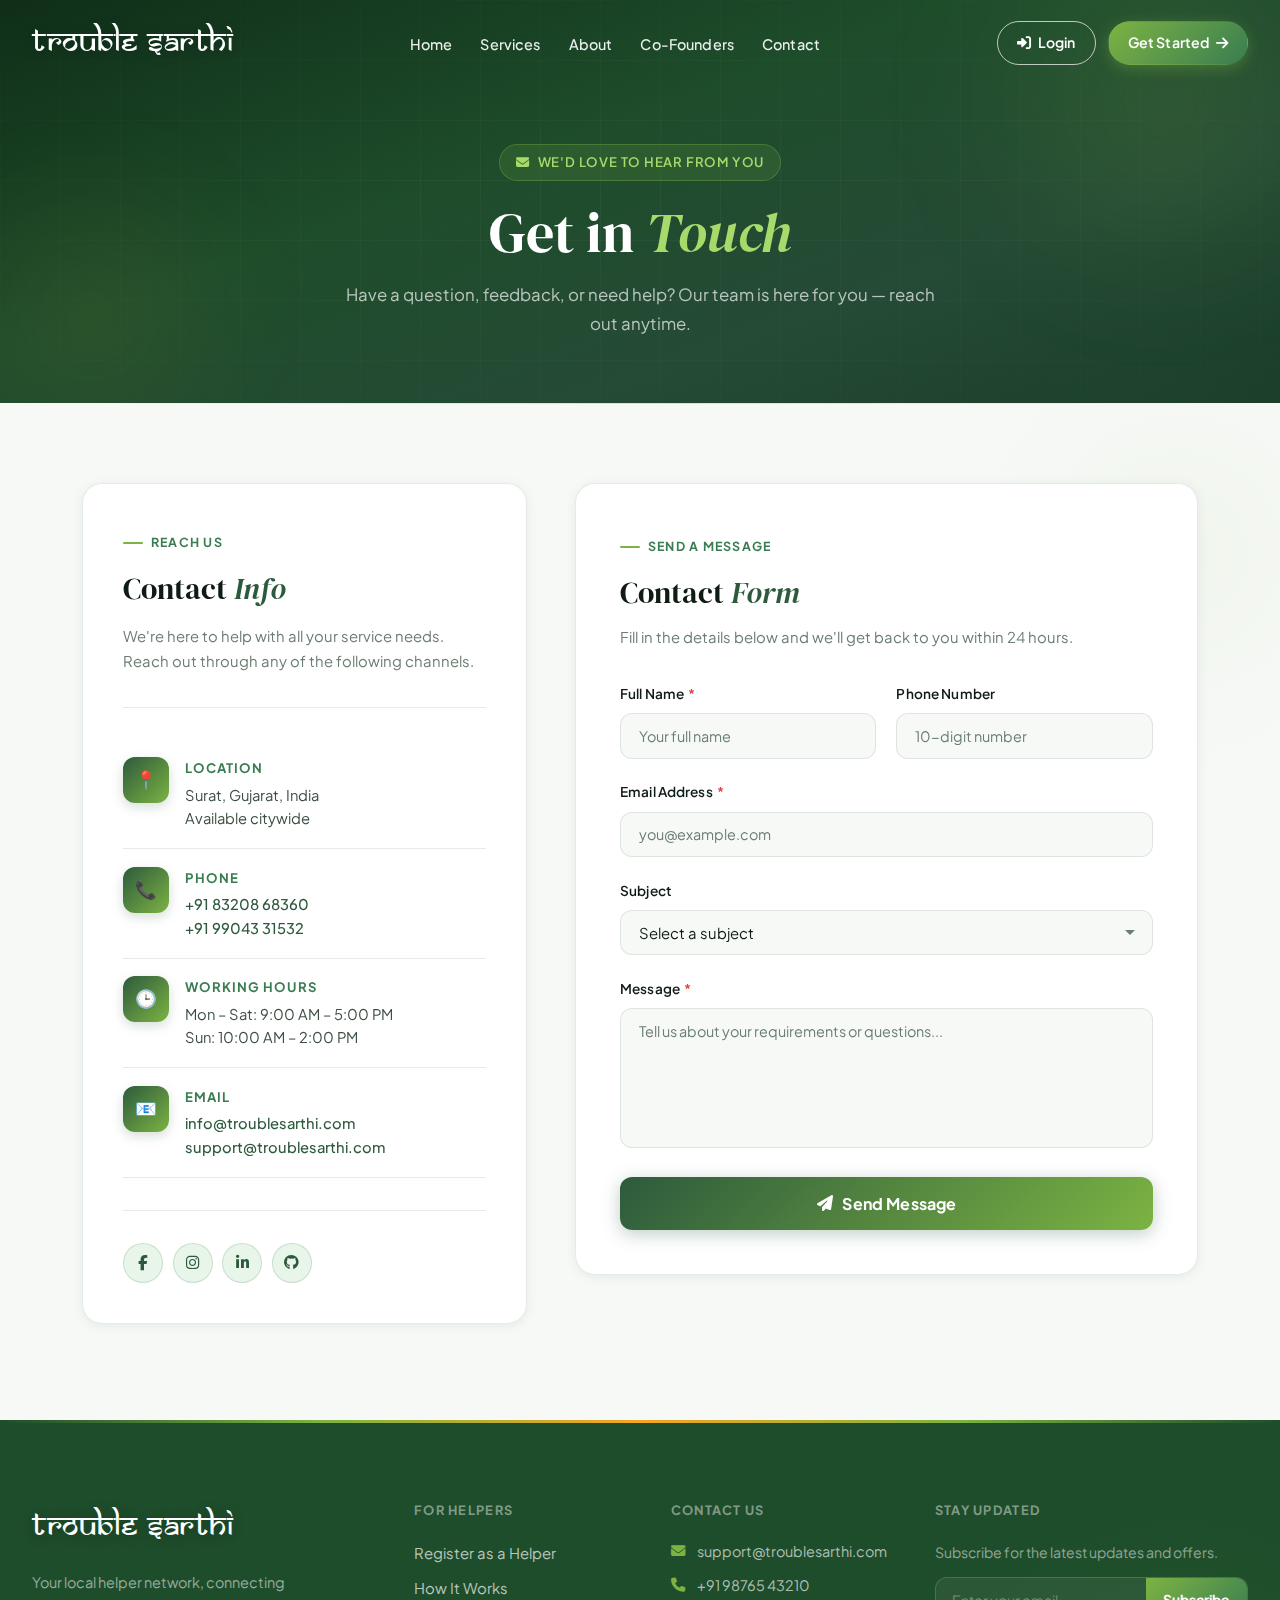
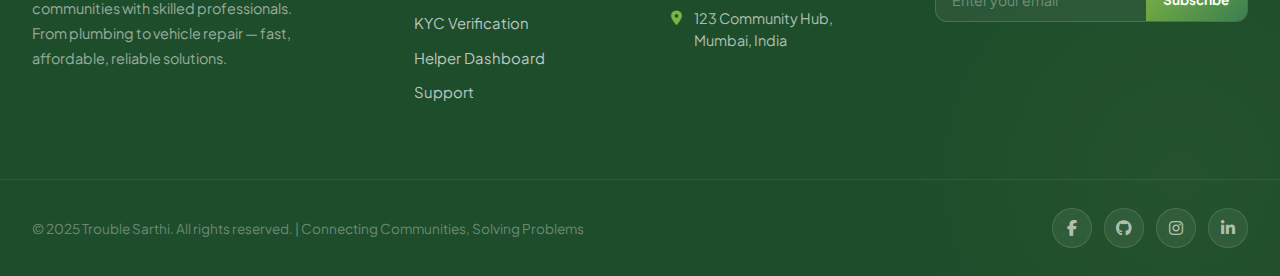
<file: contact.html>
<!DOCTYPE html>
<html lang="en">
<head>
    <meta charset="UTF-8">
    <meta name="viewport" content="width=device-width, initial-scale=1.0">
    <title>Contact Us — Trouble Sarthi</title>
    <link rel="preconnect" href="https://fonts.googleapis.com">
    <link rel="stylesheet" href="https://fonts.googleapis.com/css2?family=DM+Serif+Display:ital@0;1&family=Plus+Jakarta+Sans:wght@400;500;600;700;800&family=Noto+Serif+Devanagari:wght@400;700&display=swap">
    <link rel="stylesheet" href="https://cdnjs.cloudflare.com/ajax/libs/font-awesome/6.4.0/css/all.min.css">

<style>
    @font-face {
        font-family: 'SAMAN___';
        src: url('font/SAMAN___.TTF');
        font-display: swap;
    }

    /* ══ CSS VARIABLES (matches index.html theme) ══ */
    :root {
        --green-dark:   #1e4d2b;
        --green-mid:    #2d5a3d;
        --green-base:   #3a7d52;
        --green-light:  #7cb342;
        --green-pale:   #e8f5e9;
        --accent:       #f5a623;
        --accent-warm:  #ff6b35;
        --text-primary: #0f1c14;
        --text-body:    #3d4f42;
        --text-muted:   #6b7e72;
        --bg-page:      #f7f9f7;
        --bg-card:      #ffffff;
        --border:       rgba(45,90,61,0.12);
        --shadow-sm:    0 2px 12px rgba(30,77,43,0.08);
        --shadow-md:    0 8px 32px rgba(30,77,43,0.13);
        --shadow-lg:    0 20px 60px rgba(30,77,43,0.18);
        --radius:       20px;
    }

    * { margin: 0; padding: 0; box-sizing: border-box; -webkit-user-select: none; user-select: none; }
    html { scroll-behavior: smooth; }

    body {
        font-family: 'Plus Jakarta Sans', sans-serif;
        color: var(--text-primary);
        background: var(--bg-page);
        overflow-x: hidden;
        line-height: 1.7;
    }

    /* Allow text selection in form inputs */
    input, textarea {
        -webkit-user-select: text;
        user-select: text;
    }

    .logo-font { font-family: 'SAMAN___', 'DM Serif Display', serif; }

    /* ══ CONTACT HERO BANNER ══ */
    .contact-hero {
        background: linear-gradient(160deg, #0f2e18 0%, #1e4d2b 40%, #254a35 70%, #1a3d28 100%);
        padding: 9rem 2rem 4rem;
        text-align: center;
        position: relative;
        overflow: hidden;
    }

    .contact-hero::before {
        content: '';
        position: absolute; inset: 0;
        background-image:
            linear-gradient(rgba(255,255,255,0.04) 1px, transparent 1px),
            linear-gradient(90deg, rgba(255,255,255,0.04) 1px, transparent 1px);
        background-size: 60px 60px;
        mask-image: radial-gradient(ellipse 80% 80% at 50% 50%, black, transparent);
    }

    .contact-hero-orb {
        position: absolute; border-radius: 50%; filter: blur(60px); pointer-events: none;
    }
    .contact-hero-orb-1 {
        width: 400px; height: 400px;
        background: radial-gradient(circle, rgba(124,179,66,0.18), transparent 70%);
        top: -100px; right: -80px;
    }
    .contact-hero-orb-2 {
        width: 300px; height: 300px;
        background: radial-gradient(circle, rgba(245,166,35,0.1), transparent 70%);
        bottom: -60px; left: -60px;
    }

    .contact-hero-content { position: relative; z-index: 2; max-width: 600px; margin: 0 auto; }

    .contact-hero-badge {
        display: inline-flex; align-items: center; gap: 0.5rem;
        background: rgba(124,179,66,0.15);
        border: 1px solid rgba(124,179,66,0.35);
        color: #a8d96b;
        padding: 0.4rem 1rem; border-radius: 50px;
        font-size: 0.82rem; font-weight: 600;
        letter-spacing: 0.06em; text-transform: uppercase;
        margin-bottom: 1.25rem;
        animation: fadeInDown 0.7s ease-out both;
    }

    .contact-hero h1 {
        font-family: 'DM Serif Display', serif;
        font-size: clamp(2.2rem, 5vw, 3.5rem);
        font-weight: 400; color: #fff;
        line-height: 1.15; margin-bottom: 1rem;
        animation: fadeInUp 0.8s ease-out 0.1s both;
    }

    .contact-hero h1 em { font-style: italic; color: #a8d96b; }

    .contact-hero p {
        color: rgba(255,255,255,0.68);
        font-size: 1.05rem; line-height: 1.7;
        animation: fadeInUp 0.8s ease-out 0.2s both;
    }

    /* ══ CONTACT SECTION ══ */
    .contact-section {
        padding: 5rem 0 6rem;
        background: var(--bg-page);
        position: relative;
    }

    .contact-section::before {
        content: '';
        position: absolute; top: 0; left: 0; right: 0;
        height: 1px;
        background: linear-gradient(90deg, transparent, var(--green-light), transparent);
        opacity: 0.3;
    }

    /* Background decorations */
    .contact-section::after {
        content: '';
        position: absolute;
        top: -100px; right: -150px;
        width: 500px; height: 500px;
        background: radial-gradient(circle, rgba(124,179,66,0.05), transparent 65%);
        pointer-events: none;
    }

    .container {
        max-width: 1180px;
        margin: 0 auto;
        padding: 0 2rem;
        position: relative; z-index: 1;
    }

    .contact-wrapper {
        display: grid;
        grid-template-columns: 1fr 1.4fr;
        gap: 3rem;
        align-items: start;
    }

    /* ══ INFO PANEL ══ */
    .contact-info {
        background: #fff;
        border-radius: var(--radius);
        padding: 2.5rem;
        border: 1px solid var(--border);
        box-shadow: var(--shadow-sm);
        position: sticky;
        top: 6rem;
        opacity: 0; transform: translateY(28px);
        transition: opacity 0.6s ease, transform 0.6s ease;
    }
    .contact-info.animate-in { opacity: 1; transform: translateY(0); }

    .contact-info h2 {
        font-family: 'DM Serif Display', serif;
        font-size: 1.9rem; font-weight: 400;
        color: var(--text-primary);
        margin-bottom: 0.6rem;
    }
    .contact-info h2 em { font-style: italic; color: var(--green-mid); }

    .contact-info > p {
        color: var(--text-muted);
        font-size: 0.93rem; line-height: 1.7;
        margin-bottom: 2rem;
        padding-bottom: 2rem;
        border-bottom: 1px solid var(--border);
    }

    .contact-item {
        display: flex; align-items: flex-start; gap: 1rem;
        padding: 1.1rem 0;
        border-bottom: 1px solid var(--border);
        transition: all 0.2s ease;
    }
    .contact-item:last-child { border-bottom: none; padding-bottom: 0; }
    .contact-item:hover .contact-icon-wrap { transform: scale(1.08); }

    .contact-icon-wrap {
        width: 46px; height: 46px; flex-shrink: 0;
        background: linear-gradient(135deg, var(--green-mid), var(--green-light));
        border-radius: 12px;
        display: flex; align-items: center; justify-content: center;
        font-size: 1.1rem;
        box-shadow: 0 4px 12px rgba(45,90,61,0.2);
        transition: transform 0.25s ease;
    }

    .contact-details h3 {
        font-size: 0.82rem; font-weight: 700;
        color: var(--green-base);
        text-transform: uppercase; letter-spacing: 0.08em;
        margin-bottom: 0.25rem;
    }

    .contact-details p {
        color: var(--text-body);
        font-size: 0.92rem; line-height: 1.6;
    }

    .contact-details a {
        color: var(--green-mid);
        text-decoration: none;
        font-weight: 500;
        transition: color 0.2s;
    }
    .contact-details a:hover { color: var(--green-light); }

    /* Social links in info panel */
    .contact-social {
        display: flex; gap: 0.6rem; margin-top: 2rem;
        padding-top: 2rem;
        border-top: 1px solid var(--border);
    }

    .contact-social a {
        width: 40px; height: 40px; border-radius: 50%;
        background: var(--green-pale);
        border: 1px solid rgba(45,90,61,0.15);
        color: var(--green-mid);
        display: flex; align-items: center; justify-content: center;
        font-size: 0.95rem; text-decoration: none;
        transition: all 0.25s ease;
    }
    .contact-social a:hover { background: var(--green-mid); color: #fff; transform: translateY(-3px); box-shadow: 0 6px 16px rgba(45,90,61,0.25); }

    /* ══ CONTACT FORM ══ */
    .contact-form-wrap {
        background: #fff;
        border-radius: var(--radius);
        padding: 2.75rem;
        border: 1px solid var(--border);
        box-shadow: var(--shadow-sm);
        opacity: 0; transform: translateY(28px);
        transition: opacity 0.6s ease 0.15s, transform 0.6s ease 0.15s;
    }
    .contact-form-wrap.animate-in { opacity: 1; transform: translateY(0); }

    .form-header { margin-bottom: 2rem; }

    .form-title {
        font-family: 'DM Serif Display', serif;
        font-size: 1.9rem; font-weight: 400;
        color: var(--text-primary);
        margin-bottom: 0.4rem;
    }
    .form-title em { font-style: italic; color: var(--green-mid); }

    .form-subtitle {
        color: var(--text-muted);
        font-size: 0.93rem;
    }

    /* Section label */
    .section-label {
        display: inline-flex; align-items: center; gap: 0.5rem;
        color: var(--green-base);
        font-size: 0.78rem; font-weight: 700;
        letter-spacing: 0.1em; text-transform: uppercase;
        margin-bottom: 0.6rem;
    }
    .section-label::before {
        content: '';
        display: block; width: 20px; height: 2px;
        background: var(--green-light); border-radius: 2px;
    }

    /* Form row (2 columns) */
    .form-row {
        display: grid;
        grid-template-columns: 1fr 1fr;
        gap: 1.25rem;
    }

    .form-group { margin-bottom: 1.35rem; }

    .form-group label {
        display: block;
        font-size: 0.85rem; font-weight: 600;
        color: var(--text-primary);
        margin-bottom: 0.5rem;
        letter-spacing: 0.01em;
    }

    .form-group label .required { color: #e53e3e; margin-left: 2px; }

    .form-input {
        width: 100%;
        padding: 0.8rem 1.1rem;
        border: 1.5px solid var(--border);
        border-radius: 12px;
        font-family: 'Plus Jakarta Sans', sans-serif;
        font-size: 0.93rem;
        color: var(--text-primary);
        background: var(--bg-page);
        transition: all 0.25s ease;
        outline: none;
        resize: none;
    }

    .form-input::placeholder { color: var(--text-muted); font-size: 0.9rem; }

    .form-input:focus {
        border-color: var(--green-light);
        background: #fff;
        box-shadow: 0 0 0 3px rgba(124,179,66,0.12);
    }

    .form-input.error {
        border-color: #e53e3e;
        background: #fff5f5;
        box-shadow: 0 0 0 3px rgba(229,62,62,0.1);
    }

    .form-input.success {
        border-color: var(--green-light);
        background: var(--green-pale);
    }

    textarea.form-input { height: 140px; }

    .field-error {
        display: none;
        font-size: 0.78rem;
        color: #e53e3e;
        margin-top: 0.35rem;
        font-weight: 500;
    }
    .field-error.visible { display: block; }

    /* Subject select */
    .form-select {
        width: 100%;
        padding: 0.8rem 1.1rem;
        border: 1.5px solid var(--border);
        border-radius: 12px;
        font-family: 'Plus Jakarta Sans', sans-serif;
        font-size: 0.93rem;
        color: var(--text-primary);
        background: var(--bg-page);
        outline: none;
        cursor: pointer;
        transition: all 0.25s ease;
        -webkit-appearance: none;
        appearance: none;
        background-image: url("data:image/svg+xml,%3Csvg xmlns='http://www.w3.org/2000/svg' width='12' height='12' viewBox='0 0 12 12'%3E%3Cpath fill='%236b7e72' d='M6 8L1 3h10z'/%3E%3C/svg%3E");
        background-repeat: no-repeat;
        background-position: right 1rem center;
    }
    .form-select:focus { border-color: var(--green-light); background-color: #fff; box-shadow: 0 0 0 3px rgba(124,179,66,0.12); }

    /* Submit button */
    .submit-btn {
        width: 100%;
        padding: 1rem 2rem;
        background: linear-gradient(135deg, var(--green-mid), var(--green-light));
        color: #fff;
        border: none; border-radius: 12px;
        font-family: 'Plus Jakarta Sans', sans-serif;
        font-size: 1rem; font-weight: 700;
        cursor: pointer;
        transition: all 0.3s cubic-bezier(0.4,0,0.2,1);
        display: flex; align-items: center; justify-content: center; gap: 0.6rem;
        letter-spacing: 0.01em;
        box-shadow: 0 4px 18px rgba(45,90,61,0.3);
        margin-top: 0.5rem;
    }
    .submit-btn:hover:not(:disabled) { transform: translateY(-2px); box-shadow: 0 10px 28px rgba(45,90,61,0.4); }
    .submit-btn:active { transform: translateY(0); }
    .submit-btn:disabled { opacity: 0.65; cursor: not-allowed; transform: none; }

    /* Success state */
    .form-success-banner {
        display: none;
        background: var(--green-pale);
        border: 1px solid rgba(124,179,66,0.35);
        border-radius: 12px;
        padding: 1.25rem 1.5rem;
        margin-top: 1.25rem;
        align-items: center; gap: 0.9rem;
        color: var(--green-mid);
        font-weight: 600; font-size: 0.95rem;
    }
    .form-success-banner.show { display: flex; animation: fadeInUp 0.4s ease; }
    .form-success-banner i { font-size: 1.3rem; color: var(--green-light); flex-shrink: 0; }

    /* ══ SCROLL TOP ══ */
    .scroll-top {
        position: fixed; bottom: 2rem; right: 2rem;
        width: 50px; height: 50px;
        border-radius: 50%; border: none;
        background: linear-gradient(135deg, var(--green-mid), var(--green-light));
        color: #fff; font-size: 1.1rem; cursor: pointer;
        z-index: 900; opacity: 0; transform: translateY(10px);
        transition: all 0.3s ease;
        box-shadow: 0 4px 18px rgba(45,90,61,0.4);
        display: flex; align-items: center; justify-content: center;
    }
    .scroll-top.visible { opacity: 1; transform: translateY(0); }
    .scroll-top:hover { transform: translateY(-4px) !important; box-shadow: 0 10px 28px rgba(45,90,61,0.5); }

    /* ══ LOADER ══ */
    .loader {
        position: fixed; inset: 0; background: #fff;
        display: flex; flex-direction: column;
        align-items: center; justify-content: center;
        z-index: 9999; transition: opacity 0.5s ease; gap: 1rem;
    }
    .loader-logo { font-family: 'DM Serif Display', serif; font-size: 2rem; color: var(--green-mid); animation: pulse 1.5s ease-in-out infinite; }
    .loader-bar { width: 160px; height: 3px; background: #eee; border-radius: 3px; overflow: hidden; }
    .loader-bar-fill { height: 100%; width: 0%; background: linear-gradient(90deg, var(--green-mid), var(--green-light)); border-radius: 3px; animation: loadFill 1.4s ease-in-out forwards; }

    /* ══ NOTIFICATION ══ */
    .notification {
        position: fixed; top: 20px; right: 20px;
        background: #fff; padding: 1rem 1.25rem;
        border-radius: 14px; box-shadow: var(--shadow-lg);
        z-index: 9999; display: flex; align-items: center; gap: 0.75rem;
        animation: slideInRight 0.3s ease; max-width: 360px;
        font-size: 0.92rem; border: 1px solid var(--border);
    }
    .notification-success { border-left: 3px solid var(--green-light); color: var(--green-mid); }
    .notification-error   { border-left: 3px solid #f44336; color: #c62828; }
    .notification button  { background: none; border: none; cursor: pointer; color: var(--text-muted); font-size: 1rem; margin-left: auto; flex-shrink: 0; }

    /* ══ ANIMATIONS ══ */
    @keyframes fadeInUp   { from { opacity: 0; transform: translateY(20px); } to { opacity: 1; transform: translateY(0); } }
    @keyframes fadeInDown { from { opacity: 0; transform: translateY(-14px); } to { opacity: 1; transform: translateY(0); } }
    @keyframes slideInRight { from { opacity: 0; transform: translateX(28px); } to { opacity: 1; transform: translateX(0); } }
    @keyframes loadFill   { 0% { width: 0%; } 60% { width: 80%; } 100% { width: 100%; } }
    @keyframes pulse      { 0%,100% { opacity: 1; } 50% { opacity: 0.5; } }
    @keyframes spin       { to { transform: rotate(360deg); } }

    .animate-in { opacity: 1 !important; transform: translateY(0) !important; }

    /* ══ RESPONSIVE ══ */
    @media (max-width: 900px) {
        .contact-wrapper { grid-template-columns: 1fr; }
        .contact-info { position: static; }
    }

    @media (max-width: 600px) {
        .contact-hero { padding: 8rem 1.5rem 3rem; }
        .contact-form-wrap { padding: 2rem 1.5rem; }
        .contact-info { padding: 2rem 1.5rem; }
        .form-row { grid-template-columns: 1fr; gap: 0; }
        .notification { top: 10px; right: 10px; left: 10px; max-width: none; }
        .scroll-top { bottom: 1.5rem; right: 1.5rem; }
    }
</style>
</head>
<body>

<!-- ══ LOADER ══ -->
<div class="loader" id="pageLoader">
    <div class="loader-logo">Trouble Sarthi</div>
    <div class="loader-bar"><div class="loader-bar-fill"></div></div>
</div>

<!-- ══ SCROLL TOP ══ -->
<button class="scroll-top" id="scrollTop" onclick="window.scrollTo({top:0,behavior:'smooth'})" aria-label="Scroll to top">
    <i class="fas fa-arrow-up"></i>
</button>

<!-- ══ NAVBAR (loaded from navbar.html) ══ -->
<div id="navbar-placeholder"></div>

<!-- ══ CONTACT HERO ══ -->
<section class="contact-hero">
    <div class="contact-hero-orb contact-hero-orb-1"></div>
    <div class="contact-hero-orb contact-hero-orb-2"></div>
    <div class="contact-hero-content">
        <div class="contact-hero-badge">
            <i class="fas fa-envelope"></i>
            We'd Love to Hear from You
        </div>
        <h1>Get in <em>Touch</em></h1>
        <p>Have a question, feedback, or need help? Our team is here for you — reach out anytime.</p>
    </div>
</section>

<!-- ══ CONTACT SECTION ══ -->
<section class="contact-section">
    <div class="container">
        <div class="contact-wrapper">

            <!-- Left: Info Panel -->
            <div class="contact-info" id="contactInfo">
                <span class="section-label">Reach Us</span>
                <h2>Contact <em>Info</em></h2>
                <p>We're here to help with all your service needs. Reach out through any of the following channels.</p>

                <div class="contact-item">
                    <div class="contact-icon-wrap">📍</div>
                    <div class="contact-details">
                        <h3>Location</h3>
                        <p>Surat, Gujarat, India<br>Available citywide</p>
                    </div>
                </div>

                <div class="contact-item">
                    <div class="contact-icon-wrap">📞</div>
                    <div class="contact-details">
                        <h3>Phone</h3>
                        <p>
                            <a href="tel:+918320868360">+91 83208 68360</a><br>
                            <a href="tel:+919904331532">+91 99043 31532</a>
                        </p>
                    </div>
                </div>

                <div class="contact-item">
                    <div class="contact-icon-wrap">🕒</div>
                    <div class="contact-details">
                        <h3>Working Hours</h3>
                        <p>Mon – Sat: 9:00 AM – 5:00 PM<br>Sun: 10:00 AM – 2:00 PM</p>
                    </div>
                </div>

                <div class="contact-item">
                    <div class="contact-icon-wrap">📧</div>
                    <div class="contact-details">
                        <h3>Email</h3>
                        <p>
                            <a href="mailto:info@troublesarthi.com">info@troublesarthi.com</a><br>
                            <a href="mailto:support@troublesarthi.com">support@troublesarthi.com</a>
                        </p>
                    </div>
                </div>

                <div class="contact-social">
                    <a href="#" aria-label="Facebook"><i class="fab fa-facebook-f"></i></a>
                    <a href="https://www.instagram.com/ojhavighyat___/" target="_blank" aria-label="Instagram"><i class="fab fa-instagram"></i></a>
                    <a href="#" aria-label="LinkedIn"><i class="fab fa-linkedin-in"></i></a>
                    <a href="https://github.com/vighyatojha" target="_blank" aria-label="GitHub"><i class="fab fa-github"></i></a>
                </div>
            </div>

            <!-- Right: Contact Form -->
            <div class="contact-form-wrap" id="contactFormWrap">
                <div class="form-header">
                    <span class="section-label">Send a Message</span>
                    <h2 class="form-title">Contact <em>Form</em></h2>
                    <p class="form-subtitle">Fill in the details below and we'll get back to you within 24 hours.</p>
                </div>

                <form id="contactForm" novalidate>

                    <div class="form-row">
                        <div class="form-group">
                            <label for="fullName">Full Name <span class="required">*</span></label>
                            <input type="text" id="fullName" name="fullName"
                                   class="form-input" placeholder="Your full name"
                                   autocomplete="name" required>
                            <span class="field-error" id="fullNameError">Please enter your full name.</span>
                        </div>
                        <div class="form-group">
                            <label for="phone">Phone Number</label>
                            <input type="tel" id="phone" name="phone"
                                   class="form-input" placeholder="10-digit number"
                                   maxlength="10" pattern="[0-9]{10}" autocomplete="tel">
                            <span class="field-error" id="phoneError">Enter a valid 10-digit number.</span>
                        </div>
                    </div>

                    <div class="form-group">
                        <label for="email">Email Address <span class="required">*</span></label>
                        <input type="email" id="email" name="email"
                               class="form-input" placeholder="you@example.com"
                               autocomplete="email" required>
                        <span class="field-error" id="emailError">Please enter a valid email address.</span>
                    </div>

                    <div class="form-group">
                        <label for="subject">Subject</label>
                        <select id="subject" name="subject" class="form-select">
                            <option value="" disabled selected>Select a subject</option>
                            <option value="general">General Enquiry</option>
                            <option value="household">Household Services</option>
                            <option value="industrial">Industrial Work</option>
                            <option value="vehicle">Vehicle Repair</option>
                            <option value="electrical">Electrical Work</option>
                            <option value="plumbing">Plumbing Services</option>
                            <option value="helper">Register as a Helper</option>
                            <option value="other">Other</option>
                        </select>
                    </div>

                    <div class="form-group">
                        <label for="message">Message <span class="required">*</span></label>
                        <textarea id="message" name="message"
                                  class="form-input" placeholder="Tell us about your requirements or questions..."
                                  required></textarea>
                        <span class="field-error" id="messageError">Please enter your message.</span>
                    </div>

                    <button type="submit" class="submit-btn" id="submitBtn">
                        <i class="fas fa-paper-plane"></i>
                        Send Message
                    </button>

                    <div class="form-success-banner" id="successBanner">
                        <i class="fas fa-check-circle"></i>
                        <span>Message sent! We'll get back to you within 24 hours.</span>
                    </div>

                </form>
            </div>

        </div>
    </div>
</section>

<!-- ══ FOOTER (loaded from footer.html) ══ -->
<div id="footer-placeholder"></div>

<script>
    /* ─── Component Loader ─── */
    function loadComponent(file, placeholderId) {
        fetch(file)
            .then(res => {
                if (!res.ok) throw new Error(`Could not load ${file}`);
                return res.text();
            })
            .then(html => {
                const placeholder = document.getElementById(placeholderId);
                if (!placeholder) return;

                const temp = document.createElement('div');
                temp.innerHTML = html;

                // Move <style> tags to <head>
                temp.querySelectorAll('style').forEach(s => {
                    document.head.appendChild(s.cloneNode(true));
                });

                // Re-create <script> tags so they execute
                temp.querySelectorAll('script').forEach(old => {
                    const s = document.createElement('script');
                    if (old.src) { s.src = old.src; }
                    else { s.textContent = old.textContent; }
                    document.body.appendChild(s);
                    old.remove();
                });

                placeholder.outerHTML = temp.innerHTML;
            })
            .catch(err => console.warn('[Trouble Sarthi]', err.message));
    }

    loadComponent('navbar.html',  'navbar-placeholder');
    loadComponent('footer.html',  'footer-placeholder');

    /* ─── Page Loader ─── */
    window.addEventListener('load', () => {
        const loader = document.getElementById('pageLoader');
        setTimeout(() => {
            loader.style.opacity = '0';
            setTimeout(() => loader.remove(), 500);
        }, 800);
    });

    /* ─── Scroll-to-top visibility ─── */
    window.addEventListener('scroll', () => {
        document.getElementById('scrollTop').classList.toggle('visible', window.scrollY > 300);
    });

    /* ─── Intersection Observer (animate on scroll) ─── */
    const observer = new IntersectionObserver(entries => {
        entries.forEach((entry, i) => {
            if (entry.isIntersecting) {
                setTimeout(() => entry.target.classList.add('animate-in'), i * 100);
            }
        });
    }, { threshold: 0.1, rootMargin: '0px 0px -40px 0px' });

    document.querySelectorAll('#contactInfo, #contactFormWrap').forEach(el => observer.observe(el));

    /* ─── Form Validation & Submission ─── */
    const form = document.getElementById('contactForm');

    /* Live validation helpers */
    function validateField(input, errorId, validFn, msg) {
        const error = document.getElementById(errorId);
        const valid = validFn(input.value.trim());
        if (!valid && input.value.trim() !== '') {
            input.classList.add('error');
            input.classList.remove('success');
            error.textContent = msg;
            error.classList.add('visible');
        } else if (valid) {
            input.classList.remove('error');
            input.classList.add('success');
            error.classList.remove('visible');
        } else {
            input.classList.remove('error', 'success');
            error.classList.remove('visible');
        }
        return valid;
    }

    const fields = {
        fullName: {
            id: 'fullNameError',
            fn: v => v.length >= 2,
            msg: 'Please enter your full name (at least 2 characters).'
        },
        email: {
            id: 'emailError',
            fn: v => /^[^\s@]+@[^\s@]+\.[^\s@]+$/.test(v),
            msg: 'Please enter a valid email address.'
        },
        phone: {
            id: 'phoneError',
            fn: v => v === '' || /^[0-9]{10}$/.test(v),   // optional field
            msg: 'Enter a valid 10-digit phone number.'
        },
        message: {
            id: 'messageError',
            fn: v => v.length >= 10,
            msg: 'Please enter a message (at least 10 characters).'
        }
    };

    // Attach live validation on blur/input
    Object.keys(fields).forEach(name => {
        const input = document.getElementById(name) || form.querySelector(`[name="${name}"]`);
        if (!input) return;
        const cfg = fields[name];
        input.addEventListener('blur',  () => validateField(input, cfg.id, cfg.fn, cfg.msg));
        input.addEventListener('input', () => {
            if (input.classList.contains('error')) validateField(input, cfg.id, cfg.fn, cfg.msg);
        });
    });

    // Only allow digits in phone field
    document.getElementById('phone').addEventListener('keypress', e => {
        if (!/[0-9]/.test(e.key)) e.preventDefault();
    });

    /* Form submit */
    form.addEventListener('submit', async e => {
        e.preventDefault();

        // Validate all required fields
        let allValid = true;
        Object.keys(fields).forEach(name => {
            const input = document.getElementById(name) || form.querySelector(`[name="${name}"]`);
            if (!input) return;
            const cfg = fields[name];
            const ok = validateField(input, cfg.id, cfg.fn, cfg.msg);
            // For optional phone: skip overall validity check if empty
            if (name === 'phone' && input.value.trim() === '') return;
            if (!ok) {
                allValid = false;
                input.classList.add('error');
                document.getElementById(cfg.id).classList.add('visible');
                document.getElementById(cfg.id).textContent = cfg.msg;
            }
        });

        if (!allValid) {
            // Scroll to first error
            const firstError = form.querySelector('.form-input.error');
            if (firstError) firstError.scrollIntoView({ behavior: 'smooth', block: 'center' });
            return;
        }

        // Disable button and show loading state
        const btn = document.getElementById('submitBtn');
        btn.disabled = true;
        btn.innerHTML = '<i class="fas fa-spinner" style="animation:spin 0.8s linear infinite"></i> Sending…';

        // Gather form data
        const data = {
            fullName: document.getElementById('fullName').value.trim(),
            email:    document.getElementById('email').value.trim(),
            phone:    document.getElementById('phone').value.trim(),
            subject:  document.getElementById('subject').value,
            message:  document.getElementById('message').value.trim(),
            timestamp: new Date().toISOString()
        };

        try {
            /*
             * ── Firebase / backend integration point ──
             * Replace the block below with your actual Firestore / API call.
             * Example:
             *   import { addDoc, collection } from 'firebase/firestore';
             *   await addDoc(collection(db, 'contactMessages'), data);
             *
             * For now we simulate a 1.5 s network delay.
             */
            await new Promise(resolve => setTimeout(resolve, 1500));

            // Success
            form.reset();
            form.querySelectorAll('.form-input, .form-select').forEach(el => {
                el.classList.remove('success', 'error');
            });

            const banner = document.getElementById('successBanner');
            banner.classList.add('show');
            setTimeout(() => banner.classList.remove('show'), 7000);

            showNotification('Message sent successfully! We\'ll be in touch soon. 🎉', 'success');

        } catch (err) {
            console.error('Contact form error:', err);
            showNotification('Something went wrong. Please try again or email us directly.', 'error');
        } finally {
            btn.disabled = false;
            btn.innerHTML = '<i class="fas fa-paper-plane"></i> Send Message';
        }
    });

    /* ─── Notification helper ─── */
    function showNotification(msg, type) {
        document.querySelector('.notification')?.remove();
        const n = document.createElement('div');
        n.className = `notification notification-${type}`;
        n.innerHTML = `<span>${msg}</span><button onclick="this.parentElement.remove()">×</button>`;
        document.body.appendChild(n);
        setTimeout(() => n?.remove(), 6000);
    }
</script>

</body>
</html>
</file>
